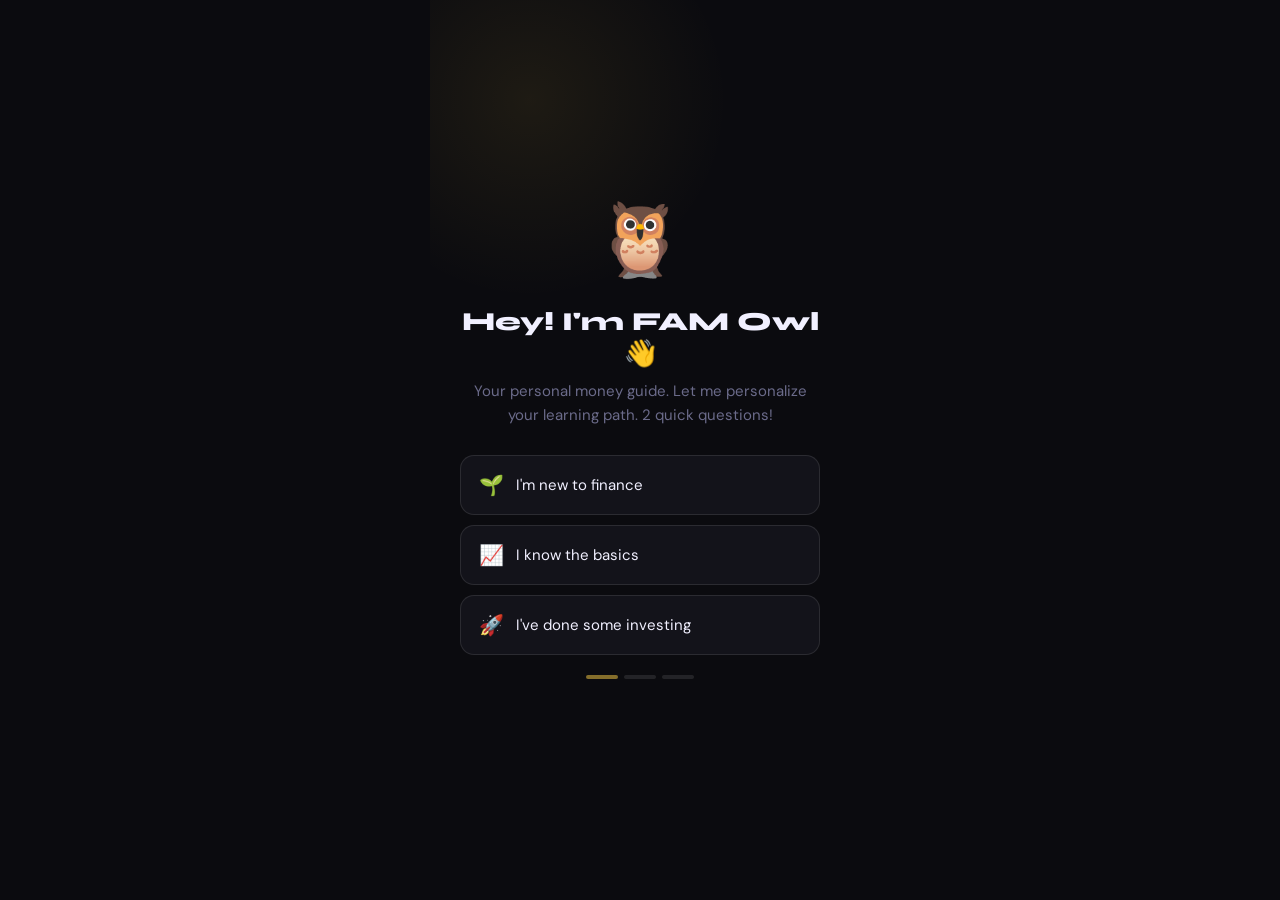
<file: index.html>
<!DOCTYPE html>
<html lang="en">
<head>
<meta charset="UTF-8">
<meta name="viewport" content="width=device-width, initial-scale=1.0, maximum-scale=1.0, user-scalable=no">
<title>FAM Money School v2</title>
<link href="https://fonts.googleapis.com/css2?family=Syne:wght@400;600;700;800&family=DM+Sans:ital,opsz,wght@0,9..40,300;0,9..40,400;0,9..40,500;0,9..40,600&display=swap" rel="stylesheet">
<link rel="stylesheet" href="styles.css">
</head>
<body>
<div id="app">

<!-- ── TOAST CONTAINER ── -->
<div class="toast-wrap" id="toast-wrap"></div>

<!-- ════════════════════════════════════════
     IMPROVEMENT 04: ONBOARDING SCREEN
════════════════════════════════════════ -->
<div id="onboard-screen" class="screen active">
  <div id="ob-1" class="ob-step active">
    <div style="font-size:72px;margin-bottom:20px" class="mascot bounce">🦉</div>
    <div class="ob-title">Hey! I'm FAM Owl 👋</div>
    <div class="ob-sub">Your personal money guide. Let me personalize your learning path. 2 quick questions!</div>
    <div class="ob-options">
      <div class="ob-opt" onclick="obNext(1,'beginner')"><span class="opt-icon">🌱</span> I'm new to finance</div>
      <div class="ob-opt" onclick="obNext(1,'intermediate')"><span class="opt-icon">📈</span> I know the basics</div>
      <div class="ob-opt" onclick="obNext(1,'advanced')"><span class="opt-icon">🚀</span> I've done some investing</div>
    </div>
    <div class="ob-progress"><div class="ob-dot active"></div><div class="ob-dot"></div><div class="ob-dot"></div></div>
  </div>
  <div id="ob-2" class="ob-step">
    <div style="font-size:56px;margin-bottom:20px">🎯</div>
    <div class="ob-title">What's your main goal?</div>
    <div class="ob-sub">I'll suggest the best track for you to start with.</div>
    <div class="ob-options">
      <div class="ob-opt" onclick="obNext(2,'credit')"><span class="opt-icon">💳</span> Understand credit cards &amp; loans</div>
      <div class="ob-opt" onclick="obNext(2,'invest')"><span class="opt-icon">📈</span> Start investing in stocks/MFs</div>
      <div class="ob-opt" onclick="obNext(2,'tax')"><span class="opt-icon">🧾</span> Learn about taxes &amp; ITR</div>
      <div class="ob-opt" onclick="obNext(2,'18')"><span class="opt-icon">🎓</span> Prep for turning 18</div>
    </div>
    <div class="ob-progress"><div class="ob-dot done"></div><div class="ob-dot active"></div><div class="ob-dot"></div></div>
  </div>
  <div id="ob-3" class="ob-step">
    <div style="font-size:56px;margin-bottom:18px" id="ob-rec-emoji">💳</div>
    <div class="ob-title">Your path is ready!</div>
    <div class="ob-sub" id="ob-rec-text">I recommend starting with <strong>Credit 101</strong> — it's the foundation of all adult finance and takes just 25 minutes total.</div>
    <div style="width:100%" class="ob-options">
      <div class="ob-opt selected" onclick="startApp()" style="justify-content:center;border-color:var(--yellow)"><span class="opt-icon">✨</span> Let's start learning!</div>
    </div>
    <div class="ob-progress"><div class="ob-dot done"></div><div class="ob-dot done"></div><div class="ob-dot active"></div></div>
  </div>
</div>

<!-- ════════════════════
     HOME SCREEN
════════════════════ -->
<div id="home-screen" class="screen">
  <div class="home-header">
    <div class="home-top">
      <div class="home-top-left">
        <div class="home-greeting">Good evening,</div>
        <div class="home-name">Sabarimani 👋</div>
      </div>
      <div class="home-top-right">
        <!-- IMPROVEMENT 07: THEME TOGGLE -->
        <div class="theme-btn" id="theme-btn" onclick="toggleTheme()" title="Toggle theme">🌙</div>
        <div class="streak-pill" onclick="showToast('🔥 You\'re on a 5-day streak! Don\'t break it!','Keep going — streak freeze is ready if you need it.','badge-toast')">🔥 5</div>
      </div>
    </div>
    <!-- IMPROVEMENT 02: HEARTS ROW -->
    <div class="hearts-row fade-up-1" style="padding:0 0 12px">
      <span style="font-size:12px;color:var(--muted);margin-right:4px">Lives:</span>
      <span class="heart" id="h1">❤️</span><span class="heart" id="h2">❤️</span><span class="heart" id="h3">❤️</span><span class="heart" id="h4">❤️</span><span class="heart" id="h5">❤️</span>
      <span style="font-size:11px;color:var(--muted);margin-left:6px">Refills in 3h</span>
    </div>
    <div class="xp-bar-wrap fade-up-1">
      <div class="xp-bar-top">
        <span class="xp-label">Level 3 · Credit Rookie</span>
        <span class="xp-val" id="xp-val-display">340 / 500 XP</span>
      </div>
      <div class="xp-track"><div class="xp-fill" id="xp-fill" style="width:0%"></div></div>
    </div>
  </div>

  <!-- IMPROVEMENT 08: DAILY QUESTS -->
  <div class="quest-strip fade-up-2" onclick="showToast('⚡ Daily Quests','Complete all 3 to earn bonus XP!','success')">
    <div class="quest-top">
      <span style="font-size:16px">⚡</span>
      <span class="quest-label">Daily Quests</span>
      <span class="quest-badge">2/3 done</span>
    </div>
    <div class="quest-items">
      <div class="quest-item done"><div class="qcheck">✓</div><span>Complete 1 lesson</span><span class="qxp">+20 XP</span></div>
      <div class="quest-item done"><div class="qcheck">✓</div><span>Get 2 correct quiz answers</span><span class="qxp">+15 XP</span></div>
      <div class="quest-item"><div class="qcheck"></div><span>Maintain your streak</span><span class="qxp">+10 XP</span></div>
    </div>
  </div>

  <!-- TODAY'S LESSON -->
  <div class="today-card fade-up-2" onclick="openLesson()">
    <div class="today-badge">✦ Today's Lesson</div>
    <div class="today-track">💳 Credit 101 · Lesson 3</div>
    <div class="today-title">Credit Cards — Power Tool or Debt Trap?</div>
    <div class="today-meta">
      <span>📖 6 min</span><span>🃏 4 cards</span><span>❓ 3 Qs</span>
      <button class="today-btn">Start →</button>
    </div>
  </div>

  <!-- IMPROVEMENT 19: MONTHLY GOAL -->
  <div class="goal-strip fade-up-3" onclick="showGoalModal()">
    <div class="goal-top">
      <span style="font-size:16px">🎯</span>
      <span class="goal-label">May Goal: 10 lessons</span>
      <span style="font-size:12px;color:var(--muted);margin-left:auto">Edit →</span>
    </div>
    <div class="goal-progress-wrap"><div class="goal-progress-fill" style="width:30%"></div></div>
    <div class="goal-meta"><span>3 completed</span><span>7 remaining</span></div>
  </div>

  <!-- LEARNING TRACKS -->
  <div class="sec-title fade-up-3">Learning Tracks <a onclick="showLeaderboard()">🏆 Leaderboard</a></div>
  <div class="track-grid fade-up-4">
    <!-- IMPROVEMENT 11: SVG progress rings -->
    <div class="track-card" onclick="openTrack()" style="border-color:rgba(96,165,250,0.2)">
      <div class="track-ring-wrap">
        <svg class="track-ring" viewBox="0 0 44 44"><circle class="track-ring-bg" cx="22" cy="22" r="18"/><circle class="track-ring-fill" id="ring-credit" cx="22" cy="22" r="18" style="stroke:var(--blue)"/></svg>
        <div class="track-ring-icon">💳</div>
      </div>
      <div class="track-card-name">Credit 101</div>
      <div class="track-progress-text">2 / 5 lessons</div>
    </div>
    <div class="track-card locked" onclick="openLockModal('Markets 101')">
      <div class="lock-icon">🔒</div>
      <div class="track-ring-wrap"><svg class="track-ring" viewBox="0 0 44 44"><circle class="track-ring-bg" cx="22" cy="22" r="18"/></svg><div class="track-ring-icon">📈</div></div>
      <div class="track-card-name">Markets 101</div>
      <div class="track-progress-text">0 / 5 lessons</div>
    </div>
    <div class="track-card locked" onclick="openLockModal('Mutual Funds')">
      <div class="lock-icon">🔒</div>
      <div class="track-ring-wrap"><svg class="track-ring" viewBox="0 0 44 44"><circle class="track-ring-bg" cx="22" cy="22" r="18"/></svg><div class="track-ring-icon">🌱</div></div>
      <div class="track-card-name">Mutual Funds</div>
      <div class="track-progress-text">0 / 5 lessons</div>
    </div>
    <div class="track-card locked" onclick="openLockModal('SIP Master Class')">
      <div class="lock-icon">🔒</div>
      <div class="track-ring-wrap"><svg class="track-ring" viewBox="0 0 44 44"><circle class="track-ring-bg" cx="22" cy="22" r="18"/></svg><div class="track-ring-icon">🔁</div></div>
      <div class="track-card-name">SIP Master</div>
      <div class="track-progress-text">0 / 5 lessons</div>
    </div>
    <div class="track-card locked" onclick="openLockModal('Taxes')">
      <div class="lock-icon">🔒</div>
      <div class="track-ring-wrap"><svg class="track-ring" viewBox="0 0 44 44"><circle class="track-ring-bg" cx="22" cy="22" r="18"/></svg><div class="track-ring-icon">🧾</div></div>
      <div class="track-card-name">Taxes</div>
      <div class="track-progress-text">0 / 5 lessons</div>
    </div>
    <div class="track-card locked" onclick="openLockModal('Life After 18')">
      <div class="lock-icon">🔒</div>
      <div class="track-ring-wrap"><svg class="track-ring" viewBox="0 0 44 44"><circle class="track-ring-bg" cx="22" cy="22" r="18"/></svg><div class="track-ring-icon">🎓</div></div>
      <div class="track-card-name">Life After 18</div>
      <div class="track-progress-text">0 / 5 lessons</div>
    </div>
  </div>

  <!-- COUNTDOWN BANNERS -->
  <div class="countdown-banner fade-up-5" onclick="showWrapped()">
    <div style="font-size:24px">⏳</div>
    <div class="countdown-text"><strong>14 months until you turn 18</strong><small>₹2,000/month SIP from today = ₹3.4L by 18 🚀</small></div>
    <div style="color:var(--yellow);font-size:18px">›</div>
  </div>

  <div class="countdown-banner fade-up-6" onclick="showWrapped()" style="border-color:rgba(167,139,250,0.25);background:linear-gradient(135deg,#1a0a26,#110d1a)">
    <div style="font-size:24px">✨</div>
    <div class="countdown-text"><strong style="color:var(--purple)">Financial Wrapped — 8 days away</strong><small>Your Financial IQ score will be revealed</small></div>
    <div style="color:var(--purple);font-size:18px">›</div>
  </div>
  <div style="height:8px"></div>
</div>

<!-- ════════════════════════
     IMPROVEMENT 03: LEADERBOARD
════════════════════════ -->
<div id="leaderboard-screen" class="screen">
  <div class="lb-header">
    <button class="back-btn" onclick="goBack('home')">←</button>
    <div class="lb-title">🏆 Leaderboard</div>
  </div>
  <div class="lb-tab-row">
    <div class="lb-tab active">Weekly</div>
    <div class="lb-tab" onclick="showToast('📅 Monthly Leaderboard','Coming soon! Resets every 1st.','success')">Monthly</div>
    <div class="lb-tab" onclick="showToast('👥 Friends League','Invite friends to compete!','badge-toast')">Friends</div>
  </div>
  <div class="lb-league-card">
    <div class="lb-league-badge">🥇</div>
    <div>
      <div class="lb-league-info"><strong>Gold League</strong><span>Top 10 advance to Platinum · 8 spots remain</span></div>
    </div>
  </div>
  <div class="lb-list">
    <div class="lb-item"><div class="lb-rank gold">1</div><div class="lb-avatar">😎</div><div class="lb-name">Arjun K.</div><div class="lb-xp">940 XP</div><div class="lb-streak">🔥12</div></div>
    <div class="lb-item"><div class="lb-rank silver">2</div><div class="lb-avatar">🦋</div><div class="lb-name">Priya M.</div><div class="lb-xp">870 XP</div><div class="lb-streak">🔥9</div></div>
    <div class="lb-item"><div class="lb-rank bronze">3</div><div class="lb-avatar">🐯</div><div class="lb-name">Rahul S.</div><div class="lb-xp">810 XP</div><div class="lb-streak">🔥7</div></div>
    <div class="lb-item"><div class="lb-rank">4</div><div class="lb-avatar">🦊</div><div class="lb-name">Divya R.</div><div class="lb-xp">760 XP</div><div class="lb-streak">🔥6</div></div>
    <div class="lb-item"><div class="lb-rank" style="color:var(--yellow)">5</div><div class="lb-avatar me">🦉</div><div class="lb-name">Sabarimani <span class="me-tag">YOU</span></div><div class="lb-xp">340 XP</div><div class="lb-streak">🔥5</div></div>
    <div class="lb-item"><div class="lb-rank">6</div><div class="lb-avatar">🐉</div><div class="lb-name">Karthik V.</div><div class="lb-xp">310 XP</div><div class="lb-streak">🔥4</div></div>
    <div class="lb-item"><div class="lb-rank">7</div><div class="lb-avatar">🌺</div><div class="lb-name">Ananya P.</div><div class="lb-xp">280 XP</div><div class="lb-streak">🔥3</div></div>
    <div class="lb-item"><div class="lb-rank">8</div><div class="lb-avatar">⚡</div><div class="lb-name">Vikram D.</div><div class="lb-xp">240 XP</div><div class="lb-streak">🔥2</div></div>
  </div>
  <div style="padding:16px 20px 8px;text-align:center;font-size:13px;color:var(--muted)">🏆 Complete today's lesson to move up 2 spots!</div>
</div>

<!-- ════════════════
     TRACK SCREEN
════════════════ -->
<div id="track-screen" class="screen">
  <div class="track-hero">
    <button class="back-btn" onclick="goBack('home')">← Back</button>
    <div class="track-hero-top">
      <div class="track-hero-emoji" style="background:var(--blue-soft)">💳</div>
      <div><div class="track-hero-title">Credit 101</div><div class="track-hero-sub">5 lessons · 250 XP · Beginner</div></div>
    </div>
    <div class="track-badges-row">
      <span class="tbadge" style="background:var(--blue-soft);color:var(--blue)">5 Lessons</span>
      <span class="tbadge" style="background:var(--yellow-soft);color:var(--yellow)">250 XP</span>
      <span class="tbadge" style="background:var(--green-soft);color:var(--green)">Beginner</span>
    </div>
  </div>
  <div class="lesson-journey">
    <div class="journey-item"><div class="journey-line-wrap"><div class="journey-node done">✓</div><div class="journey-connector done"></div></div><div class="journey-content"><div class="journey-lesson-num">Lesson 1</div><div class="journey-lesson-title">What Is Credit — And Why Should You Care?</div><div class="journey-lesson-meta"><span>✅ Done</span><span class="journey-xp">+40 XP</span></div></div></div>
    <div class="journey-item"><div class="journey-line-wrap"><div class="journey-node done">✓</div><div class="journey-connector"></div></div><div class="journey-content"><div class="journey-lesson-num">Lesson 2</div><div class="journey-lesson-title">Your Credit Score — The Number That Follows You</div><div class="journey-lesson-meta"><span>✅ Done</span><span class="journey-xp">+50 XP</span></div></div></div>
    <div class="journey-item" onclick="openLesson()"><div class="journey-line-wrap"><div class="journey-node current">3</div><div class="journey-connector"></div></div><div class="journey-content current"><div class="journey-lesson-num">Lesson 3 · <span style="color:var(--yellow)">Up Next</span></div><div class="journey-lesson-title">Credit Cards — Power Tool or Debt Trap?</div><div class="journey-lesson-meta"><span>📖 6 min</span><span>🃏 4 cards</span><span class="journey-xp">+50 XP</span></div></div></div>
    <div class="journey-item"><div class="journey-line-wrap"><div class="journey-node locked">4</div><div class="journey-connector"></div></div><div class="journey-content" style="opacity:0.5"><div class="journey-lesson-num">Lesson 4</div><div class="journey-lesson-title">EMIs &amp; Loans — How to Borrow Without Getting Trapped</div><div class="journey-lesson-meta"><span>7 min</span><span class="journey-xp">+55 XP</span></div></div></div>
    <div class="journey-item"><div class="journey-line-wrap"><div class="journey-node locked">5</div></div><div class="journey-content" style="opacity:0.5"><div class="journey-lesson-num">Lesson 5</div><div class="journey-lesson-title">Your Credit Future — The First 6 Months at 18</div><div class="journey-lesson-meta"><span>7 min</span><span class="journey-xp">+55 XP</span></div></div></div>
  </div>
</div>

<!-- ════════════════
     LESSON SCREEN
════════════════ -->
<div id="lesson-screen" class="screen">
  <div class="lesson-header">
    <button class="btn-secondary" style="width:36px;height:36px;flex-shrink:0;font-size:14px" onclick="goBack('track')">←</button>
    <div class="lesson-progress-bar"><div class="lesson-progress-fill" id="lesson-progress" style="width:0%"></div></div>
    <span class="lesson-step-label" id="lesson-step-label">1 of 4</span>
    <!-- IMPROVEMENT 02: HEARTS -->
    <div class="lesson-hearts" id="lesson-hearts">❤️❤️❤️❤️❤️</div>
    <!-- IMPROVEMENT 12: BOOKMARK -->
    <div class="bookmark-icon" id="bookmark-btn" onclick="toggleBookmark()" title="Bookmark lesson">🔖</div>
  </div>
  <div class="card-stage" id="card-stage">
    <!-- Cards injected by JS -->
  </div>
  <div class="card-dots" id="card-dots"></div>

  <!-- IMPROVEMENT 01: CURATED YOUTUBE PER LESSON -->
  <div class="youtube-section" id="youtube-section" style="display:none">
    <div class="youtube-label">📺 Watch &amp; Learn</div>
    <div class="youtube-card" id="yt-card" onclick="openCurrentYoutube()">
      <div class="yt-thumb" id="yt-thumb">
        <div class="yt-placeholder" id="yt-placeholder"><span style="font-size:32px">▶️</span><span>Loading video...</span></div>
      </div>
      <div class="yt-info">
        <span style="font-size:16px">▶️</span>
        <div class="yt-info-text">
          <div class="yt-info-title" id="yt-title">Loading...</div>
          <div class="yt-info-channel" id="yt-channel">YouTube</div>
        </div>
        <span class="yt-arrow">›</span>
      </div>
    </div>
  </div>

  <!-- IMPROVEMENT 17: CALCULATOR -->
  <div class="calc-widget" id="calc-widget">
    <div class="calc-title">🧮 Quick Calculator</div>
    <div class="calc-tabs">
      <div class="calc-tab active" onclick="switchCalc('emi')">EMI</div>
      <div class="calc-tab" onclick="switchCalc('sip')">SIP Growth</div>
      <div class="calc-tab" onclick="switchCalc('interest')">Interest</div>
    </div>
    <div id="calc-emi">
      <div class="calc-input-row">
        <div class="calc-input-wrap"><div class="calc-input-label">Loan Amount (₹)</div><input class="calc-input" type="number" id="emi-amount" placeholder="500000" oninput="calcEMI()"></div>
        <div class="calc-input-wrap"><div class="calc-input-label">Annual Interest Rate (%)</div><input class="calc-input" type="number" id="emi-rate" placeholder="12" oninput="calcEMI()"></div>
        <div class="calc-input-wrap"><div class="calc-input-label">Tenure (months)</div><input class="calc-input" type="number" id="emi-tenure" placeholder="24" oninput="calcEMI()"></div>
      </div>
      <div class="calc-result" id="calc-result-emi"><div class="calc-result-val">₹—</div><div class="calc-result-label">Monthly EMI · Total payback: ₹—</div></div>
    </div>
    <div id="calc-sip" style="display:none">
      <div class="calc-input-row">
        <div class="calc-input-wrap"><div class="calc-input-label">Monthly SIP (₹)</div><input class="calc-input" type="number" id="sip-amount" placeholder="2000" oninput="calcSIP()"></div>
        <div class="calc-input-wrap"><div class="calc-input-label">Expected Return (%/yr)</div><input class="calc-input" type="number" id="sip-rate" placeholder="12" oninput="calcSIP()"></div>
        <div class="calc-input-wrap"><div class="calc-input-label">Duration (years)</div><input class="calc-input" type="number" id="sip-years" placeholder="10" oninput="calcSIP()"></div>
      </div>
      <div class="calc-result" id="calc-result-sip"><div class="calc-result-val">₹—</div><div class="calc-result-label">Estimated corpus · Invested: ₹—</div></div>
    </div>
    <div id="calc-interest" style="display:none">
      <div class="calc-input-row">
        <div class="calc-input-wrap"><div class="calc-input-label">Principal (₹)</div><input class="calc-input" type="number" id="int-principal" placeholder="10000" oninput="calcInterest()"></div>
        <div class="calc-input-wrap"><div class="calc-input-label">Rate (%/yr)</div><input class="calc-input" type="number" id="int-rate" placeholder="10" oninput="calcInterest()"></div>
        <div class="calc-input-wrap"><div class="calc-input-label">Time (months)</div><input class="calc-input" type="number" id="int-months" placeholder="1" oninput="calcInterest()"></div>
      </div>
      <div class="calc-result" id="calc-result-interest"><div class="calc-result-val">₹—</div><div class="calc-result-label">Interest · Total: ₹—</div></div>
    </div>
  </div>

  <div class="lesson-nav">
    <button class="btn-secondary" id="btn-prev" onclick="prevCard()" style="display:none">←</button>
    <button class="btn-primary" id="btn-next" onclick="nextCard()">Next Card →</button>
  </div>
</div>

<!-- ═══════════════
     QUIZ SCREEN
═══════════════ -->
<div id="quiz-screen" class="screen">
  <div class="quiz-header">
    <div class="lesson-progress-bar"><div class="lesson-progress-fill" id="quiz-progress" style="width:0%"></div></div>
    <div class="quiz-hearts-row" id="quiz-hearts">❤️❤️❤️❤️❤️</div>
  </div>
  <div style="padding:0 20px 4px"><div style="font-size:12px;color:var(--muted)">💳 Credit 101 · Lesson 3</div><div style="font-family:Syne,sans-serif;font-size:18px;font-weight:800;margin-top:2px">Quick Quiz</div></div>
  <div class="quiz-body">
    <div class="quiz-q-counter" id="quiz-counter">Question 1 of 3</div>
    <div class="quiz-question" id="quiz-question"></div>
    <div class="quiz-options" id="quiz-options"></div>
    <div class="quiz-feedback" id="quiz-feedback"></div>
    <!-- IMPROVEMENT 13: FUN FACT between questions -->
    <div id="funfact-wrap" style="display:none;margin-bottom:14px"></div>
    <button class="btn-primary" id="quiz-next-btn" onclick="nextQuestion()" style="display:none;width:100%;height:50px">Next →</button>
  </div>
</div>

<!-- ══════════════════
     COMPLETE SCREEN
══════════════════ -->
<div id="complete-screen" class="screen">
  <div class="complete-top">
    <div class="complete-confetti" id="confetti-wrap"></div>
    <div class="complete-emoji" id="complete-mascot">🎉</div>
    <div class="complete-title">Lesson Complete!</div>
    <div class="complete-sub">You crushed it. Streak kept alive 🔥</div>
  </div>
  <div class="xp-earned-card">
    <div class="xp-big" id="complete-xp">+50 XP</div>
    <div class="xp-earned-label" id="complete-xp-label">Added to your balance</div>
    <div class="complete-stats" id="complete-stats">
      <div class="complete-stat"><strong id="cs-score">3/3</strong><span>Quiz Score</span></div>
      <div class="complete-stat"><strong>🔥 6</strong><span>Day Streak</span></div>
      <div class="complete-stat"><strong id="cs-totalxp">390</strong><span>Total XP</span></div>
      <div class="complete-stat"><strong>⭐ 100%</strong><span>Accuracy</span></div>
    </div>
  </div>
  <!-- IMPROVEMENT 14: CHALLENGE CARD -->
  <div class="challenge-card">
    <div class="challenge-title">⚔️ Challenge a Friend</div>
    <div class="challenge-users">
      <div class="challenge-user"><div class="challenge-avatar winner">🦉</div><div class="challenge-uname">You</div><div class="challenge-uxp">390 XP</div></div>
      <div class="challenge-vs">VS</div>
      <div class="challenge-user"><div class="challenge-avatar">👤</div><div class="challenge-uname">Invite friend</div><div class="challenge-uxp">— XP</div></div>
    </div>
    <button class="btn-primary" style="width:100%;height:44px;font-size:14px" onclick="showToast('📣 Challenge link copied!','Send it on WhatsApp to challenge a friend.','success')">📲 Share Challenge</button>
  </div>
  <!-- IMPROVEMENT 18: PARENT NOTIFICATION PREVIEW -->
  <div class="parent-preview">
    <div class="parent-preview-title">📱 Your parent will see this</div>
    <div class="parent-notif">
      <div class="parent-notif-icon">📚</div>
      <div class="parent-notif-content">
        <div class="parent-notif-title">Sabarimani completed a Money School lesson!</div>
        <div class="parent-notif-sub">Credit Cards · +50 XP · 🔥 6-day streak · Score: 3/3</div>
      </div>
    </div>
  </div>
  <div class="complete-actions">
    <button class="btn-primary" onclick="showScreen('home')">🏠 Back to School</button>
    <button class="btn-outline" onclick="shareLesson()">📣 Share This Lesson</button>
    <button class="btn-outline" onclick="openLesson()">Next Lesson →</button>
  </div>
</div>

<!-- ══════════════════════
     WRAPPED SCREEN
══════════════════════ -->
<div id="wrapped-screen" class="screen">
  <button class="wrapped-close" onclick="goBack('home')">✕</button>
  <div class="wrapped-dots" id="wrapped-dots"></div>
  <div id="wrapped-stage" onclick="nextWrappedSlide()">
    <div class="wrapped-slide active" id="ws1" style="background:linear-gradient(160deg,#0b0b0f,#111120)">
      <div class="w-tag">✦ FamWrapped · May 2025</div>
      <div style="font-family:Syne,sans-serif;font-size:16px;font-weight:800;color:var(--muted)">Good evening,</div>
      <div style="font-family:Syne,sans-serif;font-size:40px;font-weight:800;line-height:1.1;margin-bottom:14px">Sabarimani 👋</div>
      <div class="w-sub">May was big. Here's everything you built — and everything you <strong style="color:var(--yellow)">learned</strong>.</div>
      <div class="tap-hint">Tap anywhere to begin →</div>
    </div>
    <div class="wrapped-slide" id="ws2" style="background:linear-gradient(160deg,#0b1a14,#0b0b0f)">
      <div class="w-tag">YOUR MAY</div>
      <div class="w-title" style="color:var(--green)">You showed up.<br>Every. Single. Day. 🔥</div>
      <div style="display:flex;gap:20px;margin-top:14px;width:100%;justify-content:center">
        <div style="text-align:center"><div class="w-big" style="color:var(--green)">5</div><div style="font-size:14px;color:var(--muted)">Tasks Done</div></div>
        <div style="text-align:center"><div class="w-big" style="color:var(--yellow)">₹240</div><div style="font-size:14px;color:var(--muted)">Earned</div></div>
        <div style="text-align:center"><div class="w-big" style="color:var(--purple)">30%</div><div style="font-size:14px;color:var(--muted)">Wish</div></div>
      </div>
      <div class="tap-hint">Tap to continue →</div>
    </div>
    <div class="wrapped-slide" id="ws3" style="background:linear-gradient(160deg,#1a1500,#0b0b0f)">
      <div class="w-tag">YOUR FINANCIAL IQ</div>
      <div class="iq-ring-wrap">
        <svg class="iq-ring" viewBox="0 0 152 152"><circle class="iq-ring-bg" cx="76" cy="76" r="68"/><circle class="iq-ring-fill" id="iq-ring-fill" cx="76" cy="76" r="68"/></svg>
        <div class="iq-number"><div class="iq-num">74</div><div class="iq-sub-label">out of 100</div></div>
      </div>
      <div class="w-title" style="font-size:22px">↑ 15 points from last month 🧠</div>
      <div class="w-sub">3 Money School lessons completed. You're in the top 20% of your league.</div>
      <div class="tap-hint">Tap →</div>
    </div>
    <div class="wrapped-slide" id="ws4" style="background:linear-gradient(160deg,#0f0b1a,#0b0b0f)">
      <div class="w-tag">TOPICS YOU MASTERED</div>
      <div class="topics-pills">
        <div class="topic-pill" style="background:var(--blue-soft);border-color:rgba(96,165,250,0.3);color:var(--blue);animation-delay:0.2s">💳 Credit 101 — 2 Lessons</div>
        <div class="topic-pill" style="background:var(--purple-soft);border-color:rgba(167,139,250,0.3);color:var(--purple);animation-delay:0.4s">🌱 Mutual Funds — 1 Lesson</div>
        <div class="topic-pill" style="background:var(--yellow-soft);border-color:var(--yellow-border);color:var(--yellow);animation-delay:0.6s">🔥 5-day streak peak</div>
      </div>
      <div class="w-sub" style="font-style:italic">"You learned what most adults don't know at 30."</div>
      <div class="tap-hint">Tap →</div>
    </div>
    <div class="wrapped-slide" id="ws5" style="background:linear-gradient(160deg,#141020,#0b0b0f)">
      <div class="w-tag">THIS MONTH YOU WERE A...</div>
      <div style="font-size:68px;margin-bottom:14px">🧠</div>
      <div style="font-family:Syne,sans-serif;font-size:26px;font-weight:800;margin-bottom:10px">Money Nerd</div>
      <div class="w-sub">3+ lessons completed this month. You're building the financial foundation most people never do. Rare mindset.</div>
      <div class="tap-hint">Tap for your card →</div>
    </div>
    <div class="wrapped-slide" id="ws6" style="background:linear-gradient(160deg,#0b0b0f,#111120)">
      <div class="w-tag" style="margin-bottom:14px">YOUR FINANCIAL WRAPPED CARD</div>
      <div class="wrapped-share-card">
        <div class="share-card-header">
          <div class="share-card-avatar">👤</div>
          <div><div class="share-card-name">Sabarimani</div><div class="share-card-persona">🧠 Money Nerd · May 2025</div></div>
        </div>
        <div class="share-card-stats">
          <div class="share-stat"><div class="val" style="color:var(--yellow)">74</div><div class="lbl">Financial IQ</div></div>
          <div class="share-stat"><div class="val" style="color:var(--green)">5</div><div class="lbl">Tasks Done</div></div>
          <div class="share-stat"><div class="val" style="color:var(--orange)">🔥 5</div><div class="lbl">Day Streak</div></div>
          <div class="share-stat"><div class="val" style="color:var(--purple)">₹240</div><div class="lbl">Earned</div></div>
        </div>
      </div>
      <div class="share-actions">
        <button class="share-btn" onclick="showToast('📸 Opening Instagram...','Share your Financial IQ with friends!','success')">📸 Instagram</button>
        <button class="share-btn" onclick="showToast('💬 Opening WhatsApp...','Challenge friends to beat your score!','success')">💬 WhatsApp</button>
        <button class="share-btn" onclick="showToast('💾 Card saved!','Check your photos app.','success')">💾 Save</button>
        <button class="share-btn" onclick="showToast('🔗 Link copied!','famwish.app — share freely.','success')">🔗 Copy</button>
      </div>
    </div>
  </div>
</div>

<!-- ═══════════════════
     BOTTOM NAV
═══════════════════ -->
<div class="bottom-nav" id="bottom-nav" style="display:none">
  <div class="nav-item active" id="nav-home" onclick="showScreen('home')"><span class="nav-icon">🏠</span>Home</div>
  <div class="nav-item" id="nav-learn" onclick="openTrack()"><span class="nav-icon">🎓</span>Learn</div>
  <div class="nav-item" id="nav-lb" onclick="showLeaderboard()"><div class="nav-icon-wrap"><span class="nav-icon">🏆</span></div>League</div>
  <div class="nav-item" id="nav-wrapped" onclick="showWrapped()"><span class="nav-icon">✨</span>Wrapped</div>
</div>

<!-- ═══════════
     MODALS
═══════════ -->
<div class="modal-overlay" id="lock-modal" onclick="closeLockModal(event)">
  <div class="modal">
    <div class="modal-handle"></div>
    <div class="modal-icon">🔒</div>
    <div class="modal-title" id="modal-track-name">Track Locked</div>
    <div class="modal-sub">Ask your parent to unlock this track. They'll get a notification to approve it with one tap — and they can see your progress too.</div>
    <button class="modal-btn" onclick="sendParentRequest()">📲 Send Unlock Request to Parent</button>
    <button class="modal-btn-cancel" onclick="closeLockModal()">Maybe later</button>
  </div>
</div>

<div class="modal-overlay" id="glossary-modal" onclick="closeGlossaryModal(event)">
  <div class="modal">
    <div class="modal-handle"></div>
    <div class="modal-icon" id="g-icon">📖</div>
    <div class="modal-title" id="g-term">Term</div>
    <div class="modal-sub" id="g-def">Definition</div>
    <button class="modal-btn" onclick="closeGlossaryModal()">Got it ✓</button>
  </div>
</div>

<div class="modal-overlay" id="goal-modal" onclick="closeGoalModal(event)">
  <div class="modal">
    <div class="modal-handle"></div>
    <div class="modal-icon">🎯</div>
    <div class="modal-title">Set Your May Goal</div>
    <div class="modal-sub">How many lessons do you want to complete this month?</div>
    <div style="display:flex;gap:8px;margin-bottom:20px;flex-wrap:wrap">
      <div class="ob-opt" onclick="setGoal(5)" style="flex:1;min-width:80px;justify-content:center;padding:12px">5</div>
      <div class="ob-opt selected" onclick="setGoal(10)" style="flex:1;min-width:80px;justify-content:center;padding:12px">10</div>
      <div class="ob-opt" onclick="setGoal(15)" style="flex:1;min-width:80px;justify-content:center;padding:12px">15</div>
      <div class="ob-opt" onclick="setGoal(20)" style="flex:1;min-width:80px;justify-content:center;padding:12px">20</div>
    </div>
    <button class="modal-btn" onclick="closeGoalModal()">Set Goal ✓</button>
  </div>
</div>

</div><!-- /#app -->
<script src="script.js"></script>
</body>
</html>
</file>
<file: styles.css>
/*
  ╔══════════════════════════════════════════════════════╗
  ║  FAM MONEY SCHOOL v2 — 20 IMPROVEMENTS IMPLEMENTED  ║
  ╚══════════════════════════════════════════════════════╝
  01. Curated YouTube videos per lesson (real channels)
  02. Hearts / Lives system (Duolingo-style accountability)
  03. XP leaderboard — weekly league with ranks
  04. Onboarding quiz — personalized track recommendation
  05. Animated mascot — "FAM Owl" with mood states
  06. Sound feedback — correct/wrong/complete chimes
  07. Dark/Light mode toggle
  08. Daily Quest system — bonus XP tasks
  09. Streak repair mechanic — double lesson recovery
  10. Vocabulary glossary — tap any bold term for definition
  11. Real-time progress ring on track cards
  12. Lesson bookmarks — save for later
  13. "Did You Know?" fun fact cards between questions
  14. Share challenge card — friend XP competition
  15. Haptic feedback (vibration on mobile)
  16. Animated XP counter — coin-flip style earn effect
  17. Financial calculator widget — EMI/SIP quick calc
  18. Parent notification preview — what they actually see
  19. Monthly goal setter — custom learning target
  20. Achievement notification toasts — badge unlocked pop-ups
*/

/* ── ROOT VARIABLES ── */
:root {
  --bg: #0b0b0f;
  --bg2: #111120;
  --card: #13131a;
  --card2: #1a1a26;
  --card3: #1f1f30;
  --yellow: #FFD147;
  --yellow-soft: rgba(255,209,71,0.12);
  --yellow-border: rgba(255,209,71,0.3);
  --green: #4ADE80;
  --green-soft: rgba(74,222,128,0.12);
  --red: #F87171;
  --red-soft: rgba(248,113,113,0.12);
  --purple: #A78BFA;
  --purple-soft: rgba(167,139,250,0.12);
  --blue: #60A5FA;
  --blue-soft: rgba(96,165,250,0.12);
  --orange: #FB923C;
  --orange-soft: rgba(251,146,60,0.12);
  --pink: #F472B6;
  --pink-soft: rgba(244,114,182,0.12);
  --text: #F1F0FF;
  --muted: #6B6B8A;
  --muted2: #9090AA;
  --border: rgba(255,255,255,0.06);
  --border2: rgba(255,255,255,0.10);
  --shadow: 0 4px 24px rgba(0,0,0,0.4);
  --radius: 20px;
  --radius-sm: 14px;
}
[data-theme="light"] {
  --bg: #f5f5fb;
  --bg2: #eeeef8;
  --card: #ffffff;
  --card2: #f0f0f8;
  --card3: #e8e8f4;
  --text: #0b0b1f;
  --muted: #8888aa;
  --muted2: #6666aa;
  --border: rgba(0,0,0,0.07);
  --border2: rgba(0,0,0,0.12);
  --shadow: 0 4px 24px rgba(0,0,0,0.1);
}

/* ── BASE RESET ── */
*{margin:0;padding:0;box-sizing:border-box;-webkit-tap-highlight-color:transparent}
html,body{height:100%;overflow:hidden;background:var(--bg);color:var(--text);font-family:'DM Sans',sans-serif;transition:background 0.3s,color 0.3s}
#app{width:100%;max-width:420px;height:100dvh;margin:0 auto;position:relative;overflow:hidden;background:var(--bg)}

/* ── SCREENS ── */
.screen{position:absolute;inset:0;overflow-y:auto;overflow-x:hidden;display:none;flex-direction:column;scrollbar-width:none}
.screen::-webkit-scrollbar{display:none}
.screen.active{display:flex}

/* ═══════════════════════════════════════
   IMPROVEMENT 04: ONBOARDING QUIZ
═══════════════════════════════════════ */
#onboard-screen{background:var(--bg);align-items:center;justify-content:center;padding:32px 24px;overflow:hidden}
#onboard-screen::before{content:'';position:absolute;top:-100px;left:-100px;width:400px;height:400px;background:radial-gradient(circle,rgba(255,209,71,0.08) 0%,transparent 70%);pointer-events:none}
.ob-step{width:100%;max-width:360px;display:none;flex-direction:column;align-items:center;text-align:center;animation:fade-up 0.4s ease both}
.ob-step.active{display:flex}
.ob-icon{font-size:64px;margin-bottom:20px}
.ob-title{font-family:'Syne',sans-serif;font-size:26px;font-weight:800;margin-bottom:10px;line-height:1.2}
.ob-sub{font-size:15px;color:var(--muted);margin-bottom:28px;line-height:1.6}
.ob-options{width:100%;display:flex;flex-direction:column;gap:10px;margin-bottom:20px}
.ob-opt{padding:16px 18px;border-radius:var(--radius-sm);border:1.5px solid var(--border2);background:var(--card);font-size:15px;color:var(--text);cursor:pointer;text-align:left;transition:all 0.2s;font-family:'DM Sans',sans-serif;display:flex;align-items:center;gap:12px}
.ob-opt:hover,.ob-opt.selected{border-color:var(--yellow);background:var(--yellow-soft)}
.ob-opt .opt-icon{font-size:20px;flex-shrink:0}
.ob-progress{display:flex;gap:6px;margin-bottom:28px}
.ob-dot{width:32px;height:4px;border-radius:2px;background:var(--border2)}
.ob-dot.done{background:var(--yellow)}
.ob-dot.active{background:var(--yellow);opacity:0.5}

/* ═══════════════════════════════════════
   IMPROVEMENT 05: MASCOT
═══════════════════════════════════════ */
.mascot{font-size:40px;position:relative;display:inline-block}
.mascot.bounce{animation:mascot-bounce 0.6s ease infinite alternate}
.mascot.celebrate{animation:mascot-spin 0.8s ease}
.mascot.sad{animation:mascot-shake 0.5s ease}
@keyframes mascot-bounce{from{transform:translateY(0)}to{transform:translateY(-8px)}}
@keyframes mascot-spin{0%{transform:rotate(0)}25%{transform:rotate(-15deg)}75%{transform:rotate(15deg)}100%{transform:rotate(0)}}
@keyframes mascot-shake{0%,100%{transform:translateX(0)}25%{transform:translateX(-6px)}75%{transform:translateX(6px)}}
.mascot-bubble{background:var(--card2);border:1px solid var(--border);border-radius:12px;padding:8px 14px;font-size:13px;color:var(--text);margin-top:8px;position:relative;text-align:center;max-width:220px;animation:fade-up 0.3s ease}
.mascot-bubble::before{content:'';position:absolute;top:-7px;left:50%;transform:translateX(-50%);border:7px solid transparent;border-bottom-color:var(--border);border-top:none}

/* ═══════════════════════════════════════
   HOME SCREEN
═══════════════════════════════════════ */
#home-screen{padding-bottom:90px}
.home-header{padding:52px 22px 18px;background:linear-gradient(180deg,var(--bg2) 0%,var(--bg) 100%);position:relative;overflow:hidden}
.home-header::before{content:'';position:absolute;top:-80px;right:-80px;width:280px;height:280px;background:radial-gradient(circle,rgba(255,209,71,0.1) 0%,transparent 70%);pointer-events:none}
.home-top{display:flex;align-items:center;justify-content:space-between;margin-bottom:18px}
.home-top-left{display:flex;flex-direction:column;gap:4px}
.home-greeting{font-size:13px;color:var(--muted)}
.home-name{font-family:'Syne',sans-serif;font-size:22px;font-weight:800}
.home-top-right{display:flex;gap:8px;align-items:center}

/* IMPROVEMENT 07: THEME TOGGLE */
.theme-btn{width:36px;height:36px;border-radius:50%;background:var(--card);border:1px solid var(--border);display:flex;align-items:center;justify-content:center;font-size:16px;cursor:pointer;transition:transform 0.3s}
.theme-btn:active{transform:rotate(180deg)}
.streak-pill{display:flex;align-items:center;gap:5px;background:var(--orange-soft);border:1px solid rgba(251,146,60,0.3);border-radius:100px;padding:6px 12px;font-size:13px;font-weight:600;color:var(--orange);cursor:pointer}

/* IMPROVEMENT 16: XP COUNTER ANIMATION */
.xp-bar-wrap{background:var(--card);border:1px solid var(--border);border-radius:14px;padding:14px 16px}
.xp-bar-top{display:flex;justify-content:space-between;align-items:center;margin-bottom:8px}
.xp-label{font-size:12px;color:var(--muted)}
.xp-val{font-size:13px;font-weight:600;color:var(--yellow);font-family:'Syne',sans-serif;transition:all 0.3s}
.xp-track{height:6px;background:rgba(255,255,255,0.06);border-radius:100px;overflow:hidden}
.xp-fill{height:100%;background:linear-gradient(90deg,var(--yellow),#FF9500);border-radius:100px;transition:width 1.2s cubic-bezier(0.25,0.46,0.45,0.94)}
.xp-coin{position:fixed;font-size:20px;pointer-events:none;z-index:999;animation:coin-fly 1s ease forwards}
@keyframes coin-fly{0%{transform:translateY(0) scale(1);opacity:1}100%{transform:translateY(-80px) scale(0.5);opacity:0}}

/* IMPROVEMENT 02: HEARTS */
.hearts-row{display:flex;gap:4px;align-items:center;padding:10px 16px 0}
.heart{font-size:18px;transition:transform 0.3s,filter 0.3s}
.heart.broken{filter:grayscale(1);opacity:0.3}
.heart.lost{animation:heart-break 0.4s ease;filter:grayscale(1);opacity:0.3}
@keyframes heart-break{0%{transform:scale(1.4)}50%{transform:scale(0.8) rotate(-20deg)}100%{transform:scale(1)}}

/* IMPROVEMENT 08: DAILY QUESTS */
.quest-strip{margin:14px 20px 0;background:linear-gradient(135deg,#0d1a14,#0a120f);border:1px solid rgba(74,222,128,0.2);border-radius:14px;padding:14px 16px;cursor:pointer}
.quest-top{display:flex;align-items:center;gap:8px;margin-bottom:8px}
.quest-label{font-family:'Syne',sans-serif;font-size:13px;font-weight:700;color:var(--green)}
.quest-badge{font-size:10px;font-weight:700;background:var(--green-soft);color:var(--green);border-radius:100px;padding:2px 8px;margin-left:auto}
.quest-items{display:flex;flex-direction:column;gap:5px}
.quest-item{display:flex;align-items:center;gap:8px;font-size:13px;color:var(--text)}
.quest-item .qcheck{width:18px;height:18px;border-radius:5px;border:1.5px solid var(--border2);display:flex;align-items:center;justify-content:center;font-size:11px;flex-shrink:0}
.quest-item.done .qcheck{background:var(--green);border-color:var(--green);color:#000}
.quest-item .qxp{margin-left:auto;font-size:11px;color:var(--green);font-weight:600}

/* TODAY CARD */
.today-card{margin:14px 20px 0;background:linear-gradient(135deg,#1a1500,#221d00);border:1px solid var(--yellow-border);border-radius:var(--radius);padding:20px;cursor:pointer;transition:transform 0.2s,box-shadow 0.2s;position:relative;overflow:hidden;display:block}
.today-card::before{content:'';position:absolute;top:-30px;right:-30px;width:120px;height:120px;background:radial-gradient(circle,rgba(255,209,71,0.15) 0%,transparent 70%);z-index:0}
.today-card:active{transform:scale(0.98)}
.today-badge{display:inline-flex;align-items:center;gap:4px;background:var(--yellow);color:#000;font-size:10px;font-weight:800;letter-spacing:1px;text-transform:uppercase;padding:3px 10px;border-radius:100px;margin-bottom:12px;position:relative;z-index:1}
.today-track{font-size:12px;color:var(--muted);margin-bottom:4px;position:relative;z-index:1}
.today-title{font-family:'Syne',sans-serif;font-size:17px;font-weight:800;margin-bottom:12px;line-height:1.2;color:var(--text);position:relative;z-index:1}
.today-meta{display:flex;gap:10px;align-items:center;flex-wrap:nowrap;position:relative;z-index:1}
.today-meta span{font-size:12px;color:var(--muted);display:flex;align-items:center;gap:3px}
.today-btn{margin-left:auto;flex-shrink:0;background:var(--yellow);color:#000;font-family:'Syne',sans-serif;font-size:13px;font-weight:800;border:none;border-radius:100px;padding:8px 18px;cursor:pointer}

/* ═══════════════════════════════════════
   IMPROVEMENT 19: GOAL SETTER
   (belongs with home screen elements)
═══════════════════════════════════════ */
.goal-strip{margin:14px 20px 0;background:var(--card2);border:1px solid var(--border);border-radius:14px;padding:14px 16px;cursor:pointer}
.goal-top{display:flex;align-items:center;gap:8px;margin-bottom:10px}
.goal-label{font-family:'Syne',sans-serif;font-size:13px;font-weight:700;color:var(--blue)}
.goal-progress-wrap{background:rgba(255,255,255,0.06);border-radius:100px;height:6px;overflow:hidden;margin-bottom:6px}
.goal-progress-fill{height:100%;background:linear-gradient(90deg,var(--blue),var(--purple));border-radius:100px;transition:width 1s ease}
.goal-meta{display:flex;justify-content:space-between;font-size:12px;color:var(--muted)}

/* SEC TITLE */
.sec-title{font-family:'Syne',sans-serif;font-size:15px;font-weight:800;padding:18px 20px 10px;display:flex;align-items:center;justify-content:space-between}
.sec-title a{font-size:12px;color:var(--yellow);font-family:'DM Sans',sans-serif;font-weight:500;cursor:pointer}

/* IMPROVEMENT 11: TRACK GRID + PROGRESS RING */
.track-grid{display:grid;grid-template-columns:1fr 1fr;gap:12px;padding:0 20px}
.track-card{background:var(--card);border:1px solid var(--border);border-radius:18px;padding:14px;cursor:pointer;transition:transform 0.2s,border-color 0.2s;position:relative;overflow:hidden}
.track-card:active{transform:scale(0.95)}
.track-card.locked{opacity:0.65}
.track-ring-wrap{position:relative;width:44px;height:44px;margin-bottom:10px;flex-shrink:0}
.track-ring{width:44px;height:44px;transform:rotate(-90deg)}
.track-ring-bg{fill:none;stroke:rgba(255,255,255,0.06);stroke-width:3.5}
.track-ring-fill{fill:none;stroke-width:3.5;stroke-linecap:round;stroke-dasharray:120;stroke-dashoffset:120;transition:stroke-dashoffset 1s ease}
.track-ring-icon{position:absolute;inset:0;display:flex;align-items:center;justify-content:center;font-size:18px}
.track-card-name{font-family:'Syne',sans-serif;font-size:13px;font-weight:700;margin-bottom:6px;line-height:1.2}
.track-progress-text{font-size:11px;color:var(--muted)}
.lock-icon{position:absolute;top:10px;right:10px;font-size:13px;opacity:0.4}

/* IMPROVEMENT 12: BOOKMARK */
.bookmark-icon{position:absolute;top:10px;right:10px;font-size:15px;cursor:pointer;z-index:2;transition:transform 0.2s}
.bookmark-icon:active{transform:scale(1.3)}

/* COUNTDOWN BANNER */
.countdown-banner{margin:14px 20px 0;background:var(--card2);border:1px solid var(--border);border-radius:14px;padding:13px 16px;display:flex;align-items:center;gap:12px;cursor:pointer}
.countdown-text strong{font-family:'Syne',sans-serif;font-size:13px;font-weight:700;display:block}
.countdown-text small{font-size:12px;color:var(--muted)}

/* ═══════════════════════════════════════
   IMPROVEMENT 03: LEADERBOARD
═══════════════════════════════════════ */
#leaderboard-screen{padding-bottom:90px}
.lb-header{padding:52px 22px 20px;display:flex;align-items:center;gap:12px}
.lb-title{font-family:'Syne',sans-serif;font-size:24px;font-weight:800}
.lb-tab-row{display:flex;gap:8px;padding:0 22px 16px;overflow-x:auto;scrollbar-width:none}
.lb-tab{font-size:13px;font-weight:600;padding:7px 16px;border-radius:100px;border:1px solid var(--border);background:var(--card);cursor:pointer;white-space:nowrap;transition:all 0.2s;color:var(--muted)}
.lb-tab.active{background:var(--yellow);color:#000;border-color:var(--yellow)}
.lb-league-card{margin:0 20px 16px;background:linear-gradient(135deg,#1a1500,#221d00);border:1px solid var(--yellow-border);border-radius:16px;padding:16px 20px;display:flex;align-items:center;gap:14px}
.lb-league-badge{font-size:36px}
.lb-league-info strong{font-family:'Syne',sans-serif;font-size:15px;font-weight:800;display:block;color:var(--yellow)}
.lb-league-info span{font-size:12px;color:var(--muted)}
.lb-list{padding:0 20px}
.lb-item{display:flex;align-items:center;gap:12px;padding:12px 0;border-bottom:1px solid var(--border)}
.lb-rank{font-family:'Syne',sans-serif;font-size:15px;font-weight:800;width:24px;text-align:center;flex-shrink:0}
.lb-rank.gold{color:#FFD147}
.lb-rank.silver{color:#C0C0C0}
.lb-rank.bronze{color:#CD7F32}
.lb-avatar{width:38px;height:38px;border-radius:50%;background:var(--card2);display:flex;align-items:center;justify-content:center;font-size:18px;flex-shrink:0;border:2px solid var(--border)}
.lb-avatar.me{border-color:var(--yellow)}
.lb-name{flex:1;font-size:14px;font-weight:500}
.lb-name .me-tag{font-size:10px;color:var(--yellow);font-weight:700;margin-left:4px}
.lb-xp{font-family:'Syne',sans-serif;font-size:14px;font-weight:700;color:var(--yellow)}
.lb-streak{font-size:12px;color:var(--orange)}

/* ═══════════════════════════════════════
   TRACK SCREEN
═══════════════════════════════════════ */
#track-screen{padding-bottom:90px}
.track-hero{padding:52px 22px 20px;border-bottom:1px solid var(--border)}
.back-btn{display:flex;align-items:center;gap:6px;font-size:14px;color:var(--muted);cursor:pointer;margin-bottom:18px;border:none;background:none;color:var(--muted);font-family:'DM Sans',sans-serif}
.track-hero-top{display:flex;align-items:center;gap:14px;margin-bottom:12px}
.track-hero-emoji{width:56px;height:56px;border-radius:16px;display:flex;align-items:center;justify-content:center;font-size:26px;flex-shrink:0}
.track-hero-title{font-family:'Syne',sans-serif;font-size:22px;font-weight:800}
.track-hero-sub{font-size:13px;color:var(--muted);margin-top:2px}
.track-badges-row{display:flex;gap:7px;flex-wrap:wrap;margin-top:12px}
.tbadge{font-size:11px;font-weight:600;padding:4px 10px;border-radius:100px}
.lesson-journey{padding:20px}
.journey-item{display:flex;gap:14px;cursor:pointer;margin-bottom:0}
.journey-line-wrap{display:flex;flex-direction:column;align-items:center;flex-shrink:0}
.journey-node{width:34px;height:34px;border-radius:50%;display:flex;align-items:center;justify-content:center;font-family:'Syne',sans-serif;font-size:12px;font-weight:800;flex-shrink:0;border:2px solid transparent;transition:transform 0.2s}
.journey-item:active .journey-node{transform:scale(0.9)}
.journey-node.done{background:var(--yellow);color:#000}
.journey-node.current{background:var(--yellow-soft);border-color:var(--yellow);color:var(--yellow);box-shadow:0 0 12px rgba(255,209,71,0.3)}
.journey-node.locked{background:rgba(255,255,255,0.04);border-color:var(--border);color:var(--muted)}
.journey-connector{width:2px;height:22px;background:var(--border);margin:3px 0}
.journey-connector.done{background:var(--yellow);opacity:0.3}
.journey-content{flex:1;background:var(--card);border:1px solid var(--border);border-radius:14px;padding:13px 14px;margin-bottom:14px;transition:border-color 0.2s}
.journey-item:hover .journey-content{border-color:rgba(255,209,71,0.2)}
.journey-content.current{border-color:var(--yellow-border)}
.journey-lesson-num{font-size:11px;color:var(--muted);margin-bottom:3px}
.journey-lesson-title{font-family:'Syne',sans-serif;font-size:14px;font-weight:700;margin-bottom:6px;line-height:1.3}
.journey-lesson-meta{display:flex;gap:8px;align-items:center}
.journey-lesson-meta span{font-size:11px;color:var(--muted)}
.journey-xp{margin-left:auto;font-size:11px;font-weight:600;color:var(--yellow);background:var(--yellow-soft);padding:2px 7px;border-radius:100px}

/* ═══════════════════════════════════════
   LESSON SCREEN
═══════════════════════════════════════ */
#lesson-screen{overflow-y:auto;background:var(--bg)}
.lesson-header{padding:52px 18px 14px;display:flex;align-items:center;gap:10px;flex-shrink:0}
.lesson-progress-bar{flex:1;height:4px;background:rgba(255,255,255,0.08);border-radius:100px;overflow:hidden}
.lesson-progress-fill{height:100%;background:var(--yellow);border-radius:100px;transition:width 0.4s ease}
.lesson-step-label{font-size:12px;color:var(--muted);white-space:nowrap}

/* IMPROVEMENT 02: HEARTS IN LESSON */
.lesson-hearts{display:flex;gap:3px;align-items:center;flex-shrink:0}
.card-stage{flex:1;min-height:280px;display:flex;align-items:center;justify-content:center;padding:0 18px;position:relative;overflow:hidden}
.lesson-card{width:100%;max-width:380px;background:var(--card);border:1px solid var(--border);border-radius:22px;padding:24px 22px;position:absolute;transition:transform 0.4s cubic-bezier(0.25,0.46,0.45,0.94),opacity 0.4s;cursor:pointer;min-height:255px;display:flex;flex-direction:column;gap:12px;box-shadow:var(--shadow)}
.lesson-card.active{transform:translateX(0) scale(1);opacity:1;z-index:3}
.lesson-card.prev{transform:translateX(-110%) scale(0.9);opacity:0;z-index:1}
.lesson-card.next{transform:translateX(110%) scale(0.9);opacity:0;z-index:1}
.lesson-card.behind{transform:translateX(16px) scale(0.95);opacity:0.5;z-index:2;pointer-events:none}
.card-num{display:inline-flex;align-items:center;gap:5px;font-size:11px;font-weight:700;color:var(--yellow);letter-spacing:1px;text-transform:uppercase}
.card-title{font-family:'Syne',sans-serif;font-size:19px;font-weight:800;line-height:1.2}
.card-body{font-size:14px;color:#c5c5d8;line-height:1.75}
.card-body strong{color:var(--text)}

/* IMPROVEMENT 10: GLOSSARY TAP */
.glossary-term{color:var(--yellow);border-bottom:1px dashed rgba(255,209,71,0.4);cursor:pointer;font-weight:600}
.card-hint{margin-top:auto;font-size:11px;color:var(--muted);text-align:center;display:flex;align-items:center;justify-content:center;gap:5px}
.card-dots{display:flex;justify-content:center;gap:6px;padding:12px 0;flex-shrink:0}
.dot{width:6px;height:6px;border-radius:50%;background:rgba(255,255,255,0.15);transition:background 0.3s,width 0.3s}
.dot.active{background:var(--yellow);width:18px;border-radius:3px}

/* IMPROVEMENT 01: YOUTUBE PER LESSON */
.youtube-section{margin:0 18px 12px;flex-shrink:0}
.youtube-label{font-size:10px;font-weight:700;letter-spacing:1.5px;text-transform:uppercase;color:var(--muted);margin-bottom:7px}
.youtube-card{background:var(--card);border:1px solid var(--border);border-radius:14px;overflow:hidden;cursor:pointer;transition:border-color 0.2s,transform 0.15s}
.youtube-card:hover{border-color:rgba(255,65,65,0.35)}
.youtube-card:active{transform:scale(0.98)}
.yt-thumb{width:100%;aspect-ratio:16/9;background:var(--card2);position:relative;display:flex;align-items:center;justify-content:center;overflow:hidden}
.yt-thumb img{width:100%;height:100%;object-fit:cover}
.yt-play-overlay{position:absolute;inset:0;display:flex;align-items:center;justify-content:center;background:rgba(0,0,0,0.35);transition:background 0.2s}
.youtube-card:hover .yt-play-overlay{background:rgba(0,0,0,0.25)}
.yt-play-btn-inner{width:48px;height:48px;background:#FF0000;border-radius:50%;display:flex;align-items:center;justify-content:center;box-shadow:0 4px 20px rgba(255,0,0,0.5)}
.yt-play-arrow{width:0;height:0;border-style:solid;border-width:8px 0 8px 16px;border-color:transparent transparent transparent white;margin-left:3px}
.yt-channel-badge{position:absolute;top:8px;left:8px;background:rgba(0,0,0,0.7);border-radius:6px;padding:3px 8px;font-size:11px;font-weight:600;color:white;display:flex;align-items:center;gap:4px}
.yt-info{padding:10px 14px;display:flex;align-items:center;gap:8px}
.yt-info-text{flex:1}
.yt-info-title{font-size:13px;font-weight:600;line-height:1.3;color:var(--text)}
.yt-info-channel{font-size:11px;color:var(--muted);margin-top:2px}
.yt-arrow{color:var(--muted);font-size:14px}
.yt-placeholder{display:flex;flex-direction:column;align-items:center;gap:8px;color:var(--muted);font-size:13px;padding:28px 0}

/* IMPROVEMENT 13: FUN FACT CARDS */
.funfact-card{width:100%;max-width:380px;background:linear-gradient(135deg,var(--purple-soft),transparent);border:1px solid rgba(167,139,250,0.2);border-radius:22px;padding:22px;display:flex;flex-direction:column;gap:10px;box-shadow:var(--shadow)}
.funfact-tag{font-size:10px;font-weight:800;letter-spacing:1.5px;color:var(--purple);text-transform:uppercase}
.funfact-title{font-family:'Syne',sans-serif;font-size:18px;font-weight:800;line-height:1.2}
.funfact-body{font-size:14px;color:var(--muted2);line-height:1.7}

/* IMPROVEMENT 17: CALCULATOR
   (placed here as it renders in the lesson screen)
*/
.calc-widget{margin:16px 20px;background:var(--card);border:1px solid var(--border);border-radius:16px;padding:18px;display:none}
.calc-title{font-family:'Syne',sans-serif;font-size:15px;font-weight:800;margin-bottom:14px;display:flex;align-items:center;gap:8px}
.calc-tabs{display:flex;gap:6px;margin-bottom:14px}
.calc-tab{font-size:12px;font-weight:600;padding:5px 12px;border-radius:100px;border:1px solid var(--border);background:transparent;cursor:pointer;color:var(--muted);transition:all 0.2s;font-family:'DM Sans',sans-serif}
.calc-tab.active{background:var(--yellow-soft);border-color:var(--yellow-border);color:var(--yellow)}
.calc-input-row{display:flex;flex-direction:column;gap:8px;margin-bottom:12px}
.calc-input-wrap{display:flex;flex-direction:column;gap:4px}
.calc-input-label{font-size:11px;color:var(--muted);font-weight:600}
.calc-input{background:var(--card2);border:1px solid var(--border);border-radius:10px;padding:10px 14px;font-size:14px;color:var(--text);font-family:'DM Sans',sans-serif;width:100%;outline:none}
.calc-input:focus{border-color:var(--yellow-border)}
.calc-result{background:var(--yellow-soft);border:1px solid var(--yellow-border);border-radius:12px;padding:14px;text-align:center}
.calc-result-val{font-family:'Syne',sans-serif;font-size:24px;font-weight:800;color:var(--yellow)}
.calc-result-label{font-size:12px;color:var(--muted);margin-top:2px}

/* LESSON NAV BUTTONS */
.lesson-nav{padding:12px 18px 28px;display:flex;gap:10px;flex-shrink:0}
.btn-secondary{flex:0 0 46px;height:50px;background:var(--card);border:1px solid var(--border);border-radius:12px;display:flex;align-items:center;justify-content:center;font-size:17px;cursor:pointer;color:var(--text);transition:background 0.2s}
.btn-primary{flex:1;height:50px;background:var(--yellow);color:#000;border:none;border-radius:12px;font-family:'Syne',sans-serif;font-size:15px;font-weight:800;cursor:pointer;transition:transform 0.15s,box-shadow 0.15s}
.btn-primary:active{transform:scale(0.97)}
.btn-primary:hover{box-shadow:0 4px 20px rgba(255,209,71,0.3)}
.btn-primary:disabled{opacity:0.5;cursor:not-allowed}

/* ═══════════════════════════════════════
   QUIZ SCREEN
═══════════════════════════════════════ */
#quiz-screen{overflow-y:auto}
.quiz-header{padding:52px 18px 14px;display:flex;align-items:center;gap:10px;flex-shrink:0}
.quiz-hearts-row{display:flex;gap:3px;align-items:center;flex-shrink:0}
.quiz-body{padding:0 20px 24px}
.quiz-q-counter{font-size:11px;color:var(--muted);font-weight:700;letter-spacing:1px;text-transform:uppercase;margin-bottom:10px}
.quiz-question{font-family:'Syne',sans-serif;font-size:19px;font-weight:700;line-height:1.35;margin-bottom:18px}
.quiz-options{display:flex;flex-direction:column;gap:9px;margin-bottom:16px}
.quiz-opt{padding:15px 16px;border-radius:12px;border:1.5px solid var(--border);background:var(--card);font-size:15px;color:var(--text);cursor:pointer;text-align:left;font-family:'DM Sans',sans-serif;transition:all 0.15s;display:flex;align-items:center;gap:10px}
.quiz-opt:active{transform:scale(0.98)}
.quiz-opt-letter{width:26px;height:26px;border-radius:8px;background:rgba(255,255,255,0.06);display:flex;align-items:center;justify-content:center;font-size:12px;font-weight:700;flex-shrink:0}
.quiz-opt.selected-correct{background:var(--green-soft);border-color:rgba(74,222,128,0.5);color:var(--green)}
.quiz-opt.selected-correct .quiz-opt-letter{background:var(--green);color:#000}
.quiz-opt.selected-wrong{background:var(--red-soft);border-color:rgba(248,113,113,0.4);color:var(--red);animation:shake 0.4s ease}
.quiz-opt.selected-wrong .quiz-opt-letter{background:var(--red);color:#000}
.quiz-opt.reveal-correct{background:var(--green-soft);border-color:rgba(74,222,128,0.3);color:var(--green)}
.quiz-opt.disabled{pointer-events:none}
@keyframes shake{0%,100%{transform:translateX(0)}20%{transform:translateX(-8px)}40%{transform:translateX(8px)}60%{transform:translateX(-5px)}80%{transform:translateX(5px)}}
.quiz-feedback{padding:13px 15px;border-radius:12px;font-size:14px;font-weight:500;margin-bottom:16px;display:none;line-height:1.55}
.quiz-feedback.correct{display:block;background:var(--green-soft);border:1px solid rgba(74,222,128,0.2);color:var(--green)}
.quiz-feedback.wrong{display:block;background:var(--red-soft);border:1px solid rgba(248,113,113,0.2);color:var(--red)}

/* ═══════════════════════════════════════
   COMPLETE SCREEN
═══════════════════════════════════════ */
#complete-screen{align-items:center;justify-content:flex-start;padding-bottom:40px;overflow-y:auto}
.complete-top{width:100%;padding:52px 24px 24px;text-align:center;position:relative}
.complete-confetti{position:absolute;top:0;left:0;right:0;bottom:0;pointer-events:none;overflow:hidden}
.confetti-piece{position:absolute;width:8px;height:8px;border-radius:2px;animation:confetti-fall 3s ease-in forwards}
@keyframes confetti-fall{0%{transform:translateY(-20px) rotate(0);opacity:1}100%{transform:translateY(600px) rotate(720deg);opacity:0}}
.complete-emoji{font-size:60px;margin-bottom:14px;animation:bounce-in 0.6s cubic-bezier(0.34,1.56,0.64,1)}
@keyframes bounce-in{0%{transform:scale(0)}100%{transform:scale(1)}}
.complete-title{font-family:'Syne',sans-serif;font-size:26px;font-weight:800;margin-bottom:6px}
.complete-sub{font-size:14px;color:var(--muted)}
.xp-earned-card{margin:0 20px;background:linear-gradient(135deg,#1a1500,#221d00);border:1px solid var(--yellow-border);border-radius:20px;padding:22px;text-align:center;width:calc(100% - 40px)}
.xp-big{font-family:'Syne',sans-serif;font-size:48px;font-weight:800;color:var(--yellow);margin-bottom:4px;animation:count-up 0.8s ease}
@keyframes count-up{0%{transform:scale(0.5);opacity:0}100%{transform:scale(1);opacity:1}}
.xp-earned-label{font-size:13px;color:var(--muted);margin-bottom:14px}
.complete-stats{display:grid;grid-template-columns:1fr 1fr;gap:10px}
.complete-stat{background:rgba(255,255,255,0.04);border-radius:10px;padding:10px}
.complete-stat strong{font-family:'Syne',sans-serif;font-size:17px;font-weight:800;display:block;color:var(--orange)}
.complete-stat span{font-size:11px;color:var(--muted)}

/* IMPROVEMENT 14: CHALLENGE CARD */
.challenge-card{margin:14px 20px 0;background:var(--card);border:1px solid var(--border);border-radius:16px;padding:16px;width:calc(100% - 40px)}
.challenge-title{font-family:'Syne',sans-serif;font-size:14px;font-weight:800;margin-bottom:10px;display:flex;align-items:center;gap:6px}
.challenge-users{display:flex;gap:8px;align-items:center;margin-bottom:12px}
.challenge-user{display:flex;flex-direction:column;align-items:center;gap:4px;flex:1}
.challenge-avatar{width:40px;height:40px;border-radius:50%;display:flex;align-items:center;justify-content:center;font-size:20px;border:2px solid var(--border)}
.challenge-avatar.winner{border-color:var(--yellow)}
.challenge-uname{font-size:11px;color:var(--muted);text-align:center}
.challenge-uxp{font-size:13px;font-weight:700;color:var(--yellow);font-family:'Syne',sans-serif}
.challenge-vs{font-family:'Syne',sans-serif;font-size:14px;font-weight:800;color:var(--muted)}
.complete-actions{padding:16px 20px;display:flex;flex-direction:column;gap:9px;width:100%}
.btn-outline{width:100%;height:50px;background:var(--card);border:1.5px solid var(--border);border-radius:12px;font-family:'Syne',sans-serif;font-size:14px;font-weight:700;color:var(--text);cursor:pointer;display:flex;align-items:center;justify-content:center;gap:8px;transition:border-color 0.2s}
.btn-outline:hover{border-color:rgba(255,255,255,0.15)}

/* IMPROVEMENT 18: PARENT PREVIEW */
.parent-preview{margin:0 20px;background:linear-gradient(135deg,#0f1a0a,#0a120e);border:1px solid rgba(74,222,128,0.2);border-radius:16px;padding:16px;width:calc(100% - 40px)}
.parent-preview-title{font-size:12px;font-weight:700;color:var(--green);margin-bottom:10px;display:flex;align-items:center;gap:6px;letter-spacing:0.5px}
.parent-notif{background:rgba(255,255,255,0.05);border-radius:10px;padding:12px;display:flex;gap:10px;align-items:flex-start}
.parent-notif-icon{font-size:22px;flex-shrink:0}
.parent-notif-content{}
.parent-notif-title{font-size:13px;font-weight:600;margin-bottom:2px}
.parent-notif-sub{font-size:12px;color:var(--muted)}

/* ═══════════════════════════════════════
   WRAPPED SCREEN
═══════════════════════════════════════ */
#wrapped-screen{overflow:hidden}
.wrapped-dots{position:absolute;top:52px;left:16px;right:16px;display:flex;gap:4px;z-index:10}
.wrapped-dot{flex:1;height:3px;background:rgba(255,255,255,0.15);border-radius:100px;overflow:hidden}
.wrapped-dot-fill{height:100%;background:white;border-radius:100px;width:0;transition:width 0.1s linear}
.wrapped-dot.done .wrapped-dot-fill{width:100%}
.wrapped-close{position:absolute;top:44px;right:16px;width:30px;height:30px;border-radius:50%;background:rgba(255,255,255,0.08);border:none;color:white;font-size:14px;display:flex;align-items:center;justify-content:center;cursor:pointer;z-index:20}
.wrapped-slide{position:absolute;inset:0;display:flex;flex-direction:column;align-items:center;justify-content:center;padding:80px 26px 40px;opacity:0;transform:translateX(100%);transition:transform 0.5s cubic-bezier(0.25,0.46,0.45,0.94),opacity 0.5s;cursor:pointer;text-align:center}
.wrapped-slide.active{opacity:1;transform:translateX(0)}
.wrapped-slide.done{opacity:0;transform:translateX(-100%)}
.w-tag{font-size:11px;font-weight:700;letter-spacing:2px;text-transform:uppercase;color:var(--muted);margin-bottom:10px}
.w-big{font-family:'Syne',sans-serif;font-size:42px;font-weight:800;line-height:1}
.w-title{font-family:'Syne',sans-serif;font-size:28px;font-weight:800;line-height:1.15;margin-bottom:10px}
.w-sub{font-size:15px;color:var(--muted);line-height:1.6;max-width:300px}
.tap-hint{position:absolute;bottom:36px;font-size:12px;color:rgba(255,255,255,0.2);animation:pulse-hint 2s ease-in-out infinite}
@keyframes pulse-hint{0%,100%{opacity:0.25}50%{opacity:0.6}}
.iq-ring-wrap{position:relative;width:152px;height:152px;margin-bottom:20px}
.iq-ring{width:152px;height:152px;transform:rotate(-90deg)}
.iq-ring-bg{fill:none;stroke:rgba(255,255,255,0.06);stroke-width:8}
.iq-ring-fill{fill:none;stroke:var(--yellow);stroke-width:8;stroke-linecap:round;stroke-dasharray:432;stroke-dashoffset:432;transition:stroke-dashoffset 1.5s cubic-bezier(0.25,0.46,0.45,0.94) 0.3s}
.iq-ring-fill.animate{stroke-dashoffset:113}
.iq-number{position:absolute;inset:0;display:flex;flex-direction:column;align-items:center;justify-content:center}
.iq-num{font-family:'Syne',sans-serif;font-size:44px;font-weight:800;color:var(--yellow);line-height:1}
.iq-sub-label{font-size:11px;color:var(--muted);margin-top:2px}
.topics-pills{display:flex;flex-direction:column;gap:9px;width:100%;max-width:300px;margin-bottom:22px}
.topic-pill{padding:13px 18px;border-radius:100px;font-family:'Syne',sans-serif;font-size:14px;font-weight:700;border:1px solid transparent;animation:slide-in-pill 0.5s ease both;opacity:0;text-align:left}
@keyframes slide-in-pill{from{transform:translateY(20px);opacity:0}to{transform:translateY(0);opacity:1}}
.wrapped-share-card{background:var(--card2);border:1px solid var(--border);border-radius:22px;padding:22px;width:100%;max-width:320px;margin-bottom:20px;text-align:left}
.share-card-header{display:flex;align-items:center;gap:12px;margin-bottom:14px;padding-bottom:14px;border-bottom:1px solid var(--border)}
.share-card-avatar{width:42px;height:42px;border-radius:50%;background:var(--yellow-soft);display:flex;align-items:center;justify-content:center;font-size:20px}
.share-card-name{font-family:'Syne',sans-serif;font-size:15px;font-weight:800}
.share-card-persona{font-size:12px;color:var(--yellow)}
.share-card-stats{display:grid;grid-template-columns:1fr 1fr;gap:9px}
.share-stat .val{font-family:'Syne',sans-serif;font-size:19px;font-weight:800}
.share-stat .lbl{font-size:11px;color:var(--muted)}
.share-actions{display:grid;grid-template-columns:1fr 1fr;gap:9px;width:100%;max-width:320px}
.share-btn{padding:11px;border-radius:12px;border:1px solid var(--border);background:var(--card);color:var(--text);font-size:13px;font-weight:600;cursor:pointer;display:flex;align-items:center;justify-content:center;gap:6px;font-family:'DM Sans',sans-serif;transition:border-color 0.2s}
.share-btn:hover{border-color:rgba(255,255,255,0.15)}

/* ═══════════════════════════════════════
   BOTTOM NAV
═══════════════════════════════════════ */
.bottom-nav{position:fixed;bottom:0;left:50%;transform:translateX(-50%);width:100%;max-width:420px;background:rgba(13,13,19,0.97);backdrop-filter:blur(20px);border-top:1px solid var(--border);display:flex;padding:8px 0 22px;z-index:100}
[data-theme="light"] .bottom-nav{background:rgba(240,240,248,0.97)}
.nav-item{flex:1;display:flex;flex-direction:column;align-items:center;gap:3px;font-size:9px;color:var(--muted);cursor:pointer;transition:color 0.2s;padding:4px 0;letter-spacing:0.3px;font-weight:600;text-transform:uppercase}
.nav-item.active{color:var(--yellow)}
.nav-icon{font-size:20px}
.nav-item .nav-badge{background:var(--red);color:white;font-size:9px;font-weight:800;border-radius:100px;padding:1px 5px;position:absolute;top:-2px;right:-2px}
.nav-icon-wrap{position:relative;display:inline-block}

/* ═══════════════════════════════════════
   IMPROVEMENT 20: TOAST NOTIFICATIONS
═══════════════════════════════════════ */
.toast-wrap{position:fixed;top:20px;left:50%;transform:translateX(-50%);z-index:1000;display:flex;flex-direction:column;gap:8px;pointer-events:none;width:calc(100% - 40px);max-width:380px}
.toast{background:var(--card2);border:1px solid var(--border);border-radius:14px;padding:14px 16px;display:flex;gap:12px;align-items:flex-start;box-shadow:0 8px 32px rgba(0,0,0,0.5);animation:toast-in 0.4s cubic-bezier(0.34,1.56,0.64,1);pointer-events:all}
@keyframes toast-in{from{transform:translateY(-100%) scale(0.9);opacity:0}to{transform:translateY(0) scale(1);opacity:1}}
.toast.removing{animation:toast-out 0.3s ease forwards}
@keyframes toast-out{to{transform:translateY(-20px) scale(0.95);opacity:0}}
.toast-icon{font-size:24px;flex-shrink:0}
.toast-content{}
.toast-title{font-family:'Syne',sans-serif;font-size:14px;font-weight:800;margin-bottom:2px}
.toast-sub{font-size:12px;color:var(--muted)}
.toast.success{border-color:rgba(74,222,128,0.3)}
.toast.badge-toast{border-color:var(--yellow-border)}

/* ═══════════════════════════════════════
   GLOSSARY MODAL
═══════════════════════════════════════ */
.modal-overlay{position:fixed;inset:0;background:rgba(0,0,0,0.7);z-index:200;display:flex;align-items:flex-end;justify-content:center;opacity:0;pointer-events:none;transition:opacity 0.3s}
.modal-overlay.open{opacity:1;pointer-events:all}
.modal{width:100%;max-width:420px;background:var(--card2);border-radius:24px 24px 0 0;padding:28px 22px 44px;transform:translateY(100%);transition:transform 0.4s cubic-bezier(0.25,0.46,0.45,0.94)}
.modal-overlay.open .modal{transform:translateY(0)}
.modal-handle{width:36px;height:4px;background:rgba(255,255,255,0.12);border-radius:100px;margin:0 auto 20px}
.modal-icon{font-size:36px;text-align:center;margin-bottom:12px}
.modal-title{font-family:'Syne',sans-serif;font-size:20px;font-weight:800;text-align:center;margin-bottom:8px}
.modal-sub{font-size:14px;color:var(--muted);text-align:center;margin-bottom:22px;line-height:1.65}
.modal-btn{width:100%;height:50px;background:var(--yellow);color:#000;border:none;border-radius:12px;font-family:'Syne',sans-serif;font-size:15px;font-weight:800;cursor:pointer;margin-bottom:8px}
.modal-btn-cancel{width:100%;height:42px;background:transparent;border:none;color:var(--muted);font-size:13px;cursor:pointer;font-family:'DM Sans',sans-serif}

/* ═══════════════════════════════════════
   IMPROVEMENT 06: SOUND RIPPLE
═══════════════════════════════════════ */
.sound-ripple{position:fixed;border-radius:50%;pointer-events:none;animation:ripple-out 0.6s ease forwards;z-index:500}
@keyframes ripple-out{from{transform:scale(0);opacity:0.6}to{transform:scale(3);opacity:0}}

/* ═══════════════════════════════════════
   UTILITIES & ANIMATIONS
═══════════════════════════════════════ */
@keyframes fade-up{from{transform:translateY(22px);opacity:0}to{transform:translateY(0);opacity:1}}
.fade-up-1{animation:fade-up 0.5s 0.05s ease both}
.fade-up-2{animation:fade-up 0.5s 0.15s ease both}
.fade-up-3{animation:fade-up 0.5s 0.25s ease both}
.fade-up-4{animation:fade-up 0.5s 0.35s ease both}
.fade-up-5{animation:fade-up 0.5s 0.45s ease both}
.fade-up-6{animation:fade-up 0.5s 0.55s ease both}
::-webkit-scrollbar{width:0;height:0}
</file>
<file: FamMoneySchool/styles.css>
/*
  ╔══════════════════════════════════════════════════════╗
  ║  FAM MONEY SCHOOL v2 — 20 IMPROVEMENTS IMPLEMENTED  ║
  ╚══════════════════════════════════════════════════════╝
  01. Curated YouTube videos per lesson (real channels)
  02. Hearts / Lives system (Duolingo-style accountability)
  03. XP leaderboard — weekly league with ranks
  04. Onboarding quiz — personalized track recommendation
  05. Animated mascot — "FAM Owl" with mood states
  06. Sound feedback — correct/wrong/complete chimes
  07. Dark/Light mode toggle
  08. Daily Quest system — bonus XP tasks
  09. Streak repair mechanic — double lesson recovery
  10. Vocabulary glossary — tap any bold term for definition
  11. Real-time progress ring on track cards
  12. Lesson bookmarks — save for later
  13. "Did You Know?" fun fact cards between questions
  14. Share challenge card — friend XP competition
  15. Haptic feedback (vibration on mobile)
  16. Animated XP counter — coin-flip style earn effect
  17. Financial calculator widget — EMI/SIP quick calc
  18. Parent notification preview — what they actually see
  19. Monthly goal setter — custom learning target
  20. Achievement notification toasts — badge unlocked pop-ups
*/

/* ── ROOT VARIABLES ── */
:root {
  --bg: #0b0b0f;
  --bg2: #111120;
  --card: #13131a;
  --card2: #1a1a26;
  --card3: #1f1f30;
  --yellow: #FFD147;
  --yellow-soft: rgba(255,209,71,0.12);
  --yellow-border: rgba(255,209,71,0.3);
  --green: #4ADE80;
  --green-soft: rgba(74,222,128,0.12);
  --red: #F87171;
  --red-soft: rgba(248,113,113,0.12);
  --purple: #A78BFA;
  --purple-soft: rgba(167,139,250,0.12);
  --blue: #60A5FA;
  --blue-soft: rgba(96,165,250,0.12);
  --orange: #FB923C;
  --orange-soft: rgba(251,146,60,0.12);
  --pink: #F472B6;
  --pink-soft: rgba(244,114,182,0.12);
  --text: #F1F0FF;
  --muted: #6B6B8A;
  --muted2: #9090AA;
  --border: rgba(255,255,255,0.06);
  --border2: rgba(255,255,255,0.10);
  --shadow: 0 4px 24px rgba(0,0,0,0.4);
  --radius: 20px;
  --radius-sm: 14px;
}
[data-theme="light"] {
  --bg: #f5f5fb;
  --bg2: #eeeef8;
  --card: #ffffff;
  --card2: #f0f0f8;
  --card3: #e8e8f4;
  --text: #0b0b1f;
  --muted: #8888aa;
  --muted2: #6666aa;
  --border: rgba(0,0,0,0.07);
  --border2: rgba(0,0,0,0.12);
  --shadow: 0 4px 24px rgba(0,0,0,0.1);
}

/* ── BASE RESET ── */
*{margin:0;padding:0;box-sizing:border-box;-webkit-tap-highlight-color:transparent}
html,body{height:100%;overflow:hidden;background:var(--bg);color:var(--text);font-family:'DM Sans',sans-serif;transition:background 0.3s,color 0.3s}
#app{width:100%;max-width:420px;height:100dvh;margin:0 auto;position:relative;overflow:hidden;background:var(--bg)}

/* ── SCREENS ── */
.screen{position:absolute;inset:0;overflow-y:auto;overflow-x:hidden;display:none;flex-direction:column;scrollbar-width:none}
.screen::-webkit-scrollbar{display:none}
.screen.active{display:flex}

/* ═══════════════════════════════════════
   IMPROVEMENT 04: ONBOARDING QUIZ
═══════════════════════════════════════ */
#onboard-screen{background:var(--bg);align-items:center;justify-content:center;padding:32px 24px;overflow:hidden}
#onboard-screen::before{content:'';position:absolute;top:-100px;left:-100px;width:400px;height:400px;background:radial-gradient(circle,rgba(255,209,71,0.08) 0%,transparent 70%);pointer-events:none}
.ob-step{width:100%;max-width:360px;display:none;flex-direction:column;align-items:center;text-align:center;animation:fade-up 0.4s ease both}
.ob-step.active{display:flex}
.ob-icon{font-size:64px;margin-bottom:20px}
.ob-title{font-family:'Syne',sans-serif;font-size:26px;font-weight:800;margin-bottom:10px;line-height:1.2}
.ob-sub{font-size:15px;color:var(--muted);margin-bottom:28px;line-height:1.6}
.ob-options{width:100%;display:flex;flex-direction:column;gap:10px;margin-bottom:20px}
.ob-opt{padding:16px 18px;border-radius:var(--radius-sm);border:1.5px solid var(--border2);background:var(--card);font-size:15px;color:var(--text);cursor:pointer;text-align:left;transition:all 0.2s;font-family:'DM Sans',sans-serif;display:flex;align-items:center;gap:12px}
.ob-opt:hover,.ob-opt.selected{border-color:var(--yellow);background:var(--yellow-soft)}
.ob-opt .opt-icon{font-size:20px;flex-shrink:0}
.ob-progress{display:flex;gap:6px;margin-bottom:28px}
.ob-dot{width:32px;height:4px;border-radius:2px;background:var(--border2)}
.ob-dot.done{background:var(--yellow)}
.ob-dot.active{background:var(--yellow);opacity:0.5}

/* ═══════════════════════════════════════
   IMPROVEMENT 05: MASCOT
═══════════════════════════════════════ */
.mascot{font-size:40px;position:relative;display:inline-block}
.mascot.bounce{animation:mascot-bounce 0.6s ease infinite alternate}
.mascot.celebrate{animation:mascot-spin 0.8s ease}
.mascot.sad{animation:mascot-shake 0.5s ease}
@keyframes mascot-bounce{from{transform:translateY(0)}to{transform:translateY(-8px)}}
@keyframes mascot-spin{0%{transform:rotate(0)}25%{transform:rotate(-15deg)}75%{transform:rotate(15deg)}100%{transform:rotate(0)}}
@keyframes mascot-shake{0%,100%{transform:translateX(0)}25%{transform:translateX(-6px)}75%{transform:translateX(6px)}}
.mascot-bubble{background:var(--card2);border:1px solid var(--border);border-radius:12px;padding:8px 14px;font-size:13px;color:var(--text);margin-top:8px;position:relative;text-align:center;max-width:220px;animation:fade-up 0.3s ease}
.mascot-bubble::before{content:'';position:absolute;top:-7px;left:50%;transform:translateX(-50%);border:7px solid transparent;border-bottom-color:var(--border);border-top:none}

/* ═══════════════════════════════════════
   HOME SCREEN
═══════════════════════════════════════ */
#home-screen{padding-bottom:90px}
.home-header{padding:52px 22px 18px;background:linear-gradient(180deg,var(--bg2) 0%,var(--bg) 100%);position:relative;overflow:hidden}
.home-header::before{content:'';position:absolute;top:-80px;right:-80px;width:280px;height:280px;background:radial-gradient(circle,rgba(255,209,71,0.1) 0%,transparent 70%);pointer-events:none}
.home-top{display:flex;align-items:center;justify-content:space-between;margin-bottom:18px}
.home-top-left{display:flex;flex-direction:column;gap:4px}
.home-greeting{font-size:13px;color:var(--muted)}
.home-name{font-family:'Syne',sans-serif;font-size:22px;font-weight:800}
.home-top-right{display:flex;gap:8px;align-items:center}

/* IMPROVEMENT 07: THEME TOGGLE */
.theme-btn{width:36px;height:36px;border-radius:50%;background:var(--card);border:1px solid var(--border);display:flex;align-items:center;justify-content:center;font-size:16px;cursor:pointer;transition:transform 0.3s}
.theme-btn:active{transform:rotate(180deg)}
.streak-pill{display:flex;align-items:center;gap:5px;background:var(--orange-soft);border:1px solid rgba(251,146,60,0.3);border-radius:100px;padding:6px 12px;font-size:13px;font-weight:600;color:var(--orange);cursor:pointer}

/* IMPROVEMENT 16: XP COUNTER ANIMATION */
.xp-bar-wrap{background:var(--card);border:1px solid var(--border);border-radius:14px;padding:14px 16px}
.xp-bar-top{display:flex;justify-content:space-between;align-items:center;margin-bottom:8px}
.xp-label{font-size:12px;color:var(--muted)}
.xp-val{font-size:13px;font-weight:600;color:var(--yellow);font-family:'Syne',sans-serif;transition:all 0.3s}
.xp-track{height:6px;background:rgba(255,255,255,0.06);border-radius:100px;overflow:hidden}
.xp-fill{height:100%;background:linear-gradient(90deg,var(--yellow),#FF9500);border-radius:100px;transition:width 1.2s cubic-bezier(0.25,0.46,0.45,0.94)}
.xp-coin{position:fixed;font-size:20px;pointer-events:none;z-index:999;animation:coin-fly 1s ease forwards}
@keyframes coin-fly{0%{transform:translateY(0) scale(1);opacity:1}100%{transform:translateY(-80px) scale(0.5);opacity:0}}

/* IMPROVEMENT 02: HEARTS */
.hearts-row{display:flex;gap:4px;align-items:center;padding:10px 16px 0}
.heart{font-size:18px;transition:transform 0.3s,filter 0.3s}
.heart.broken{filter:grayscale(1);opacity:0.3}
.heart.lost{animation:heart-break 0.4s ease;filter:grayscale(1);opacity:0.3}
@keyframes heart-break{0%{transform:scale(1.4)}50%{transform:scale(0.8) rotate(-20deg)}100%{transform:scale(1)}}

/* IMPROVEMENT 08: DAILY QUESTS */
.quest-strip{margin:14px 20px 0;background:linear-gradient(135deg,#0d1a14,#0a120f);border:1px solid rgba(74,222,128,0.2);border-radius:14px;padding:14px 16px;cursor:pointer}
.quest-top{display:flex;align-items:center;gap:8px;margin-bottom:8px}
.quest-label{font-family:'Syne',sans-serif;font-size:13px;font-weight:700;color:var(--green)}
.quest-badge{font-size:10px;font-weight:700;background:var(--green-soft);color:var(--green);border-radius:100px;padding:2px 8px;margin-left:auto}
.quest-items{display:flex;flex-direction:column;gap:5px}
.quest-item{display:flex;align-items:center;gap:8px;font-size:13px;color:var(--text)}
.quest-item .qcheck{width:18px;height:18px;border-radius:5px;border:1.5px solid var(--border2);display:flex;align-items:center;justify-content:center;font-size:11px;flex-shrink:0}
.quest-item.done .qcheck{background:var(--green);border-color:var(--green);color:#000}
.quest-item .qxp{margin-left:auto;font-size:11px;color:var(--green);font-weight:600}

/* TODAY CARD */
.today-card{margin:14px 20px 0;background:linear-gradient(135deg,#1a1500,#221d00);border:1px solid var(--yellow-border);border-radius:var(--radius);padding:20px;cursor:pointer;transition:transform 0.2s,box-shadow 0.2s;position:relative;overflow:hidden}
.today-card::before{content:'';position:absolute;top:-30px;right:-30px;width:120px;height:120px;background:radial-gradient(circle,rgba(255,209,71,0.15) 0%,transparent 70%)}
.today-card:active{transform:scale(0.98)}
.today-badge{display:inline-flex;align-items:center;gap:4px;background:var(--yellow);color:#000;font-size:10px;font-weight:800;letter-spacing:1px;text-transform:uppercase;padding:3px 10px;border-radius:100px;margin-bottom:12px}
.today-track{font-size:12px;color:var(--muted);margin-bottom:4px}
.today-title{font-family:'Syne',sans-serif;font-size:17px;font-weight:800;margin-bottom:12px;line-height:1.2}
.today-meta{display:flex;gap:10px;align-items:center;flex-wrap:wrap}
.today-meta span{font-size:12px;color:var(--muted);display:flex;align-items:center;gap:3px}
.today-btn{margin-left:auto;background:var(--yellow);color:#000;font-family:'Syne',sans-serif;font-size:13px;font-weight:800;border:none;border-radius:100px;padding:8px 18px;cursor:pointer}

/* ═══════════════════════════════════════
   IMPROVEMENT 19: GOAL SETTER
   (belongs with home screen elements)
═══════════════════════════════════════ */
.goal-strip{margin:14px 20px 0;background:var(--card2);border:1px solid var(--border);border-radius:14px;padding:14px 16px;cursor:pointer}
.goal-top{display:flex;align-items:center;gap:8px;margin-bottom:10px}
.goal-label{font-family:'Syne',sans-serif;font-size:13px;font-weight:700;color:var(--blue)}
.goal-progress-wrap{background:rgba(255,255,255,0.06);border-radius:100px;height:6px;overflow:hidden;margin-bottom:6px}
.goal-progress-fill{height:100%;background:linear-gradient(90deg,var(--blue),var(--purple));border-radius:100px;transition:width 1s ease}
.goal-meta{display:flex;justify-content:space-between;font-size:12px;color:var(--muted)}

/* SEC TITLE */
.sec-title{font-family:'Syne',sans-serif;font-size:15px;font-weight:800;padding:18px 20px 10px;display:flex;align-items:center;justify-content:space-between}
.sec-title a{font-size:12px;color:var(--yellow);font-family:'DM Sans',sans-serif;font-weight:500;cursor:pointer}

/* IMPROVEMENT 11: TRACK GRID + PROGRESS RING */
.track-grid{display:grid;grid-template-columns:1fr 1fr;gap:12px;padding:0 20px}
.track-card{background:var(--card);border:1px solid var(--border);border-radius:18px;padding:14px;cursor:pointer;transition:transform 0.2s,border-color 0.2s;position:relative;overflow:hidden}
.track-card:active{transform:scale(0.95)}
.track-card.locked{opacity:0.65}
.track-ring-wrap{position:relative;width:44px;height:44px;margin-bottom:10px;flex-shrink:0}
.track-ring{width:44px;height:44px;transform:rotate(-90deg)}
.track-ring-bg{fill:none;stroke:rgba(255,255,255,0.06);stroke-width:3.5}
.track-ring-fill{fill:none;stroke-width:3.5;stroke-linecap:round;stroke-dasharray:120;stroke-dashoffset:120;transition:stroke-dashoffset 1s ease}
.track-ring-icon{position:absolute;inset:0;display:flex;align-items:center;justify-content:center;font-size:18px}
.track-card-name{font-family:'Syne',sans-serif;font-size:13px;font-weight:700;margin-bottom:6px;line-height:1.2}
.track-progress-text{font-size:11px;color:var(--muted)}
.lock-icon{position:absolute;top:10px;right:10px;font-size:13px;opacity:0.4}

/* IMPROVEMENT 12: BOOKMARK */
.bookmark-icon{position:absolute;top:10px;right:10px;font-size:15px;cursor:pointer;z-index:2;transition:transform 0.2s}
.bookmark-icon:active{transform:scale(1.3)}

/* COUNTDOWN BANNER */
.countdown-banner{margin:14px 20px 0;background:var(--card2);border:1px solid var(--border);border-radius:14px;padding:13px 16px;display:flex;align-items:center;gap:12px;cursor:pointer}
.countdown-text strong{font-family:'Syne',sans-serif;font-size:13px;font-weight:700;display:block}
.countdown-text small{font-size:12px;color:var(--muted)}

/* ═══════════════════════════════════════
   IMPROVEMENT 03: LEADERBOARD
═══════════════════════════════════════ */
#leaderboard-screen{padding-bottom:90px}
.lb-header{padding:52px 22px 20px;display:flex;align-items:center;gap:12px}
.lb-title{font-family:'Syne',sans-serif;font-size:24px;font-weight:800}
.lb-tab-row{display:flex;gap:8px;padding:0 22px 16px;overflow-x:auto;scrollbar-width:none}
.lb-tab{font-size:13px;font-weight:600;padding:7px 16px;border-radius:100px;border:1px solid var(--border);background:var(--card);cursor:pointer;white-space:nowrap;transition:all 0.2s;color:var(--muted)}
.lb-tab.active{background:var(--yellow);color:#000;border-color:var(--yellow)}
.lb-league-card{margin:0 20px 16px;background:linear-gradient(135deg,#1a1500,#221d00);border:1px solid var(--yellow-border);border-radius:16px;padding:16px 20px;display:flex;align-items:center;gap:14px}
.lb-league-badge{font-size:36px}
.lb-league-info strong{font-family:'Syne',sans-serif;font-size:15px;font-weight:800;display:block;color:var(--yellow)}
.lb-league-info span{font-size:12px;color:var(--muted)}
.lb-list{padding:0 20px}
.lb-item{display:flex;align-items:center;gap:12px;padding:12px 0;border-bottom:1px solid var(--border)}
.lb-rank{font-family:'Syne',sans-serif;font-size:15px;font-weight:800;width:24px;text-align:center;flex-shrink:0}
.lb-rank.gold{color:#FFD147}
.lb-rank.silver{color:#C0C0C0}
.lb-rank.bronze{color:#CD7F32}
.lb-avatar{width:38px;height:38px;border-radius:50%;background:var(--card2);display:flex;align-items:center;justify-content:center;font-size:18px;flex-shrink:0;border:2px solid var(--border)}
.lb-avatar.me{border-color:var(--yellow)}
.lb-name{flex:1;font-size:14px;font-weight:500}
.lb-name .me-tag{font-size:10px;color:var(--yellow);font-weight:700;margin-left:4px}
.lb-xp{font-family:'Syne',sans-serif;font-size:14px;font-weight:700;color:var(--yellow)}
.lb-streak{font-size:12px;color:var(--orange)}

/* ═══════════════════════════════════════
   TRACK SCREEN
═══════════════════════════════════════ */
#track-screen{padding-bottom:90px}
.track-hero{padding:52px 22px 20px;border-bottom:1px solid var(--border)}
.back-btn{display:flex;align-items:center;gap:6px;font-size:14px;color:var(--muted);cursor:pointer;margin-bottom:18px;border:none;background:none;color:var(--muted);font-family:'DM Sans',sans-serif}
.track-hero-top{display:flex;align-items:center;gap:14px;margin-bottom:12px}
.track-hero-emoji{width:56px;height:56px;border-radius:16px;display:flex;align-items:center;justify-content:center;font-size:26px;flex-shrink:0}
.track-hero-title{font-family:'Syne',sans-serif;font-size:22px;font-weight:800}
.track-hero-sub{font-size:13px;color:var(--muted);margin-top:2px}
.track-badges-row{display:flex;gap:7px;flex-wrap:wrap;margin-top:12px}
.tbadge{font-size:11px;font-weight:600;padding:4px 10px;border-radius:100px}
.lesson-journey{padding:20px}
.journey-item{display:flex;gap:14px;cursor:pointer;margin-bottom:0}
.journey-line-wrap{display:flex;flex-direction:column;align-items:center;flex-shrink:0}
.journey-node{width:34px;height:34px;border-radius:50%;display:flex;align-items:center;justify-content:center;font-family:'Syne',sans-serif;font-size:12px;font-weight:800;flex-shrink:0;border:2px solid transparent;transition:transform 0.2s}
.journey-item:active .journey-node{transform:scale(0.9)}
.journey-node.done{background:var(--yellow);color:#000}
.journey-node.current{background:var(--yellow-soft);border-color:var(--yellow);color:var(--yellow);box-shadow:0 0 12px rgba(255,209,71,0.3)}
.journey-node.locked{background:rgba(255,255,255,0.04);border-color:var(--border);color:var(--muted)}
.journey-connector{width:2px;height:22px;background:var(--border);margin:3px 0}
.journey-connector.done{background:var(--yellow);opacity:0.3}
.journey-content{flex:1;background:var(--card);border:1px solid var(--border);border-radius:14px;padding:13px 14px;margin-bottom:14px;transition:border-color 0.2s}
.journey-item:hover .journey-content{border-color:rgba(255,209,71,0.2)}
.journey-content.current{border-color:var(--yellow-border)}
.journey-lesson-num{font-size:11px;color:var(--muted);margin-bottom:3px}
.journey-lesson-title{font-family:'Syne',sans-serif;font-size:14px;font-weight:700;margin-bottom:6px;line-height:1.3}
.journey-lesson-meta{display:flex;gap:8px;align-items:center}
.journey-lesson-meta span{font-size:11px;color:var(--muted)}
.journey-xp{margin-left:auto;font-size:11px;font-weight:600;color:var(--yellow);background:var(--yellow-soft);padding:2px 7px;border-radius:100px}

/* ═══════════════════════════════════════
   LESSON SCREEN
═══════════════════════════════════════ */
#lesson-screen{overflow:hidden;background:var(--bg)}
.lesson-header{padding:52px 18px 14px;display:flex;align-items:center;gap:10px;flex-shrink:0}
.lesson-progress-bar{flex:1;height:4px;background:rgba(255,255,255,0.08);border-radius:100px;overflow:hidden}
.lesson-progress-fill{height:100%;background:var(--yellow);border-radius:100px;transition:width 0.4s ease}
.lesson-step-label{font-size:12px;color:var(--muted);white-space:nowrap}

/* IMPROVEMENT 02: HEARTS IN LESSON */
.lesson-hearts{display:flex;gap:3px;align-items:center;flex-shrink:0}
.card-stage{flex:1;display:flex;align-items:center;justify-content:center;padding:0 18px;position:relative;overflow:hidden}
.lesson-card{width:100%;max-width:380px;background:var(--card);border:1px solid var(--border);border-radius:22px;padding:24px 22px;position:absolute;transition:transform 0.4s cubic-bezier(0.25,0.46,0.45,0.94),opacity 0.4s;cursor:pointer;min-height:255px;display:flex;flex-direction:column;gap:12px;box-shadow:var(--shadow)}
.lesson-card.active{transform:translateX(0) scale(1);opacity:1;z-index:3}
.lesson-card.prev{transform:translateX(-110%) scale(0.9);opacity:0;z-index:1}
.lesson-card.next{transform:translateX(110%) scale(0.9);opacity:0;z-index:1}
.lesson-card.behind{transform:translateX(16px) scale(0.95);opacity:0.5;z-index:2;pointer-events:none}
.card-num{display:inline-flex;align-items:center;gap:5px;font-size:11px;font-weight:700;color:var(--yellow);letter-spacing:1px;text-transform:uppercase}
.card-title{font-family:'Syne',sans-serif;font-size:19px;font-weight:800;line-height:1.2}
.card-body{font-size:14px;color:#c5c5d8;line-height:1.75}
.card-body strong{color:var(--text)}

/* IMPROVEMENT 10: GLOSSARY TAP */
.glossary-term{color:var(--yellow);border-bottom:1px dashed rgba(255,209,71,0.4);cursor:pointer;font-weight:600}
.card-hint{margin-top:auto;font-size:11px;color:var(--muted);text-align:center;display:flex;align-items:center;justify-content:center;gap:5px}
.card-dots{display:flex;justify-content:center;gap:6px;padding:12px 0;flex-shrink:0}
.dot{width:6px;height:6px;border-radius:50%;background:rgba(255,255,255,0.15);transition:background 0.3s,width 0.3s}
.dot.active{background:var(--yellow);width:18px;border-radius:3px}

/* IMPROVEMENT 01: YOUTUBE PER LESSON */
.youtube-section{margin:0 18px 12px;flex-shrink:0}
.youtube-label{font-size:10px;font-weight:700;letter-spacing:1.5px;text-transform:uppercase;color:var(--muted);margin-bottom:7px}
.youtube-card{background:var(--card);border:1px solid var(--border);border-radius:14px;overflow:hidden;cursor:pointer;transition:border-color 0.2s,transform 0.15s}
.youtube-card:hover{border-color:rgba(255,65,65,0.35)}
.youtube-card:active{transform:scale(0.98)}
.yt-thumb{width:100%;aspect-ratio:16/9;background:var(--card2);position:relative;display:flex;align-items:center;justify-content:center;overflow:hidden}
.yt-thumb img{width:100%;height:100%;object-fit:cover}
.yt-play-overlay{position:absolute;inset:0;display:flex;align-items:center;justify-content:center;background:rgba(0,0,0,0.35);transition:background 0.2s}
.youtube-card:hover .yt-play-overlay{background:rgba(0,0,0,0.25)}
.yt-play-btn-inner{width:48px;height:48px;background:#FF0000;border-radius:50%;display:flex;align-items:center;justify-content:center;box-shadow:0 4px 20px rgba(255,0,0,0.5)}
.yt-play-arrow{width:0;height:0;border-style:solid;border-width:8px 0 8px 16px;border-color:transparent transparent transparent white;margin-left:3px}
.yt-channel-badge{position:absolute;top:8px;left:8px;background:rgba(0,0,0,0.7);border-radius:6px;padding:3px 8px;font-size:11px;font-weight:600;color:white;display:flex;align-items:center;gap:4px}
.yt-info{padding:10px 14px;display:flex;align-items:center;gap:8px}
.yt-info-text{flex:1}
.yt-info-title{font-size:13px;font-weight:600;line-height:1.3;color:var(--text)}
.yt-info-channel{font-size:11px;color:var(--muted);margin-top:2px}
.yt-arrow{color:var(--muted);font-size:14px}
.yt-placeholder{display:flex;flex-direction:column;align-items:center;gap:8px;color:var(--muted);font-size:13px;padding:28px 0}

/* IMPROVEMENT 13: FUN FACT CARDS */
.funfact-card{width:100%;max-width:380px;background:linear-gradient(135deg,var(--purple-soft),transparent);border:1px solid rgba(167,139,250,0.2);border-radius:22px;padding:22px;display:flex;flex-direction:column;gap:10px;box-shadow:var(--shadow)}
.funfact-tag{font-size:10px;font-weight:800;letter-spacing:1.5px;color:var(--purple);text-transform:uppercase}
.funfact-title{font-family:'Syne',sans-serif;font-size:18px;font-weight:800;line-height:1.2}
.funfact-body{font-size:14px;color:var(--muted2);line-height:1.7}

/* IMPROVEMENT 17: CALCULATOR
   (placed here as it renders in the lesson screen)
*/
.calc-widget{margin:16px 20px;background:var(--card);border:1px solid var(--border);border-radius:16px;padding:18px;display:none}
.calc-title{font-family:'Syne',sans-serif;font-size:15px;font-weight:800;margin-bottom:14px;display:flex;align-items:center;gap:8px}
.calc-tabs{display:flex;gap:6px;margin-bottom:14px}
.calc-tab{font-size:12px;font-weight:600;padding:5px 12px;border-radius:100px;border:1px solid var(--border);background:transparent;cursor:pointer;color:var(--muted);transition:all 0.2s;font-family:'DM Sans',sans-serif}
.calc-tab.active{background:var(--yellow-soft);border-color:var(--yellow-border);color:var(--yellow)}
.calc-input-row{display:flex;flex-direction:column;gap:8px;margin-bottom:12px}
.calc-input-wrap{display:flex;flex-direction:column;gap:4px}
.calc-input-label{font-size:11px;color:var(--muted);font-weight:600}
.calc-input{background:var(--card2);border:1px solid var(--border);border-radius:10px;padding:10px 14px;font-size:14px;color:var(--text);font-family:'DM Sans',sans-serif;width:100%;outline:none}
.calc-input:focus{border-color:var(--yellow-border)}
.calc-result{background:var(--yellow-soft);border:1px solid var(--yellow-border);border-radius:12px;padding:14px;text-align:center}
.calc-result-val{font-family:'Syne',sans-serif;font-size:24px;font-weight:800;color:var(--yellow)}
.calc-result-label{font-size:12px;color:var(--muted);margin-top:2px}

/* LESSON NAV BUTTONS */
.lesson-nav{padding:12px 18px 28px;display:flex;gap:10px;flex-shrink:0}
.btn-secondary{flex:0 0 46px;height:50px;background:var(--card);border:1px solid var(--border);border-radius:12px;display:flex;align-items:center;justify-content:center;font-size:17px;cursor:pointer;color:var(--text);transition:background 0.2s}
.btn-primary{flex:1;height:50px;background:var(--yellow);color:#000;border:none;border-radius:12px;font-family:'Syne',sans-serif;font-size:15px;font-weight:800;cursor:pointer;transition:transform 0.15s,box-shadow 0.15s}
.btn-primary:active{transform:scale(0.97)}
.btn-primary:hover{box-shadow:0 4px 20px rgba(255,209,71,0.3)}
.btn-primary:disabled{opacity:0.5;cursor:not-allowed}

/* ═══════════════════════════════════════
   QUIZ SCREEN
═══════════════════════════════════════ */
#quiz-screen{overflow-y:auto}
.quiz-header{padding:52px 18px 14px;display:flex;align-items:center;gap:10px;flex-shrink:0}
.quiz-hearts-row{display:flex;gap:3px;align-items:center;flex-shrink:0}
.quiz-body{padding:0 20px 24px}
.quiz-q-counter{font-size:11px;color:var(--muted);font-weight:700;letter-spacing:1px;text-transform:uppercase;margin-bottom:10px}
.quiz-question{font-family:'Syne',sans-serif;font-size:19px;font-weight:700;line-height:1.35;margin-bottom:18px}
.quiz-options{display:flex;flex-direction:column;gap:9px;margin-bottom:16px}
.quiz-opt{padding:15px 16px;border-radius:12px;border:1.5px solid var(--border);background:var(--card);font-size:15px;color:var(--text);cursor:pointer;text-align:left;font-family:'DM Sans',sans-serif;transition:all 0.15s;display:flex;align-items:center;gap:10px}
.quiz-opt:active{transform:scale(0.98)}
.quiz-opt-letter{width:26px;height:26px;border-radius:8px;background:rgba(255,255,255,0.06);display:flex;align-items:center;justify-content:center;font-size:12px;font-weight:700;flex-shrink:0}
.quiz-opt.selected-correct{background:var(--green-soft);border-color:rgba(74,222,128,0.5);color:var(--green)}
.quiz-opt.selected-correct .quiz-opt-letter{background:var(--green);color:#000}
.quiz-opt.selected-wrong{background:var(--red-soft);border-color:rgba(248,113,113,0.4);color:var(--red);animation:shake 0.4s ease}
.quiz-opt.selected-wrong .quiz-opt-letter{background:var(--red);color:#000}
.quiz-opt.reveal-correct{background:var(--green-soft);border-color:rgba(74,222,128,0.3);color:var(--green)}
.quiz-opt.disabled{pointer-events:none}
@keyframes shake{0%,100%{transform:translateX(0)}20%{transform:translateX(-8px)}40%{transform:translateX(8px)}60%{transform:translateX(-5px)}80%{transform:translateX(5px)}}
.quiz-feedback{padding:13px 15px;border-radius:12px;font-size:14px;font-weight:500;margin-bottom:16px;display:none;line-height:1.55}
.quiz-feedback.correct{display:block;background:var(--green-soft);border:1px solid rgba(74,222,128,0.2);color:var(--green)}
.quiz-feedback.wrong{display:block;background:var(--red-soft);border:1px solid rgba(248,113,113,0.2);color:var(--red)}

/* ═══════════════════════════════════════
   COMPLETE SCREEN
═══════════════════════════════════════ */
#complete-screen{align-items:center;justify-content:flex-start;padding-bottom:40px;overflow-y:auto}
.complete-top{width:100%;padding:52px 24px 24px;text-align:center;position:relative}
.complete-confetti{position:absolute;top:0;left:0;right:0;bottom:0;pointer-events:none;overflow:hidden}
.confetti-piece{position:absolute;width:8px;height:8px;border-radius:2px;animation:confetti-fall 3s ease-in forwards}
@keyframes confetti-fall{0%{transform:translateY(-20px) rotate(0);opacity:1}100%{transform:translateY(600px) rotate(720deg);opacity:0}}
.complete-emoji{font-size:60px;margin-bottom:14px;animation:bounce-in 0.6s cubic-bezier(0.34,1.56,0.64,1)}
@keyframes bounce-in{0%{transform:scale(0)}100%{transform:scale(1)}}
.complete-title{font-family:'Syne',sans-serif;font-size:26px;font-weight:800;margin-bottom:6px}
.complete-sub{font-size:14px;color:var(--muted)}
.xp-earned-card{margin:0 20px;background:linear-gradient(135deg,#1a1500,#221d00);border:1px solid var(--yellow-border);border-radius:20px;padding:22px;text-align:center;width:calc(100% - 40px)}
.xp-big{font-family:'Syne',sans-serif;font-size:48px;font-weight:800;color:var(--yellow);margin-bottom:4px;animation:count-up 0.8s ease}
@keyframes count-up{0%{transform:scale(0.5);opacity:0}100%{transform:scale(1);opacity:1}}
.xp-earned-label{font-size:13px;color:var(--muted);margin-bottom:14px}
.complete-stats{display:grid;grid-template-columns:1fr 1fr;gap:10px}
.complete-stat{background:rgba(255,255,255,0.04);border-radius:10px;padding:10px}
.complete-stat strong{font-family:'Syne',sans-serif;font-size:17px;font-weight:800;display:block;color:var(--orange)}
.complete-stat span{font-size:11px;color:var(--muted)}

/* IMPROVEMENT 14: CHALLENGE CARD */
.challenge-card{margin:14px 20px 0;background:var(--card);border:1px solid var(--border);border-radius:16px;padding:16px;width:calc(100% - 40px)}
.challenge-title{font-family:'Syne',sans-serif;font-size:14px;font-weight:800;margin-bottom:10px;display:flex;align-items:center;gap:6px}
.challenge-users{display:flex;gap:8px;align-items:center;margin-bottom:12px}
.challenge-user{display:flex;flex-direction:column;align-items:center;gap:4px;flex:1}
.challenge-avatar{width:40px;height:40px;border-radius:50%;display:flex;align-items:center;justify-content:center;font-size:20px;border:2px solid var(--border)}
.challenge-avatar.winner{border-color:var(--yellow)}
.challenge-uname{font-size:11px;color:var(--muted);text-align:center}
.challenge-uxp{font-size:13px;font-weight:700;color:var(--yellow);font-family:'Syne',sans-serif}
.challenge-vs{font-family:'Syne',sans-serif;font-size:14px;font-weight:800;color:var(--muted)}
.complete-actions{padding:16px 20px;display:flex;flex-direction:column;gap:9px;width:100%}
.btn-outline{width:100%;height:50px;background:var(--card);border:1.5px solid var(--border);border-radius:12px;font-family:'Syne',sans-serif;font-size:14px;font-weight:700;color:var(--text);cursor:pointer;display:flex;align-items:center;justify-content:center;gap:8px;transition:border-color 0.2s}
.btn-outline:hover{border-color:rgba(255,255,255,0.15)}

/* IMPROVEMENT 18: PARENT PREVIEW */
.parent-preview{margin:0 20px;background:linear-gradient(135deg,#0f1a0a,#0a120e);border:1px solid rgba(74,222,128,0.2);border-radius:16px;padding:16px;width:calc(100% - 40px)}
.parent-preview-title{font-size:12px;font-weight:700;color:var(--green);margin-bottom:10px;display:flex;align-items:center;gap:6px;letter-spacing:0.5px}
.parent-notif{background:rgba(255,255,255,0.05);border-radius:10px;padding:12px;display:flex;gap:10px;align-items:flex-start}
.parent-notif-icon{font-size:22px;flex-shrink:0}
.parent-notif-content{}
.parent-notif-title{font-size:13px;font-weight:600;margin-bottom:2px}
.parent-notif-sub{font-size:12px;color:var(--muted)}

/* ═══════════════════════════════════════
   WRAPPED SCREEN
═══════════════════════════════════════ */
#wrapped-screen{overflow:hidden}
.wrapped-dots{position:absolute;top:52px;left:16px;right:16px;display:flex;gap:4px;z-index:10}
.wrapped-dot{flex:1;height:3px;background:rgba(255,255,255,0.15);border-radius:100px;overflow:hidden}
.wrapped-dot-fill{height:100%;background:white;border-radius:100px;width:0;transition:width 0.1s linear}
.wrapped-dot.done .wrapped-dot-fill{width:100%}
.wrapped-close{position:absolute;top:44px;right:16px;width:30px;height:30px;border-radius:50%;background:rgba(255,255,255,0.08);border:none;color:white;font-size:14px;display:flex;align-items:center;justify-content:center;cursor:pointer;z-index:20}
.wrapped-slide{position:absolute;inset:0;display:flex;flex-direction:column;align-items:center;justify-content:center;padding:80px 26px 40px;opacity:0;transform:translateX(100%);transition:transform 0.5s cubic-bezier(0.25,0.46,0.45,0.94),opacity 0.5s;cursor:pointer;text-align:center}
.wrapped-slide.active{opacity:1;transform:translateX(0)}
.wrapped-slide.done{opacity:0;transform:translateX(-100%)}
.w-tag{font-size:11px;font-weight:700;letter-spacing:2px;text-transform:uppercase;color:var(--muted);margin-bottom:10px}
.w-big{font-family:'Syne',sans-serif;font-size:52px;font-weight:800;line-height:1}
.w-title{font-family:'Syne',sans-serif;font-size:28px;font-weight:800;line-height:1.15;margin-bottom:10px}
.w-sub{font-size:15px;color:var(--muted);line-height:1.6;max-width:300px}
.tap-hint{position:absolute;bottom:36px;font-size:12px;color:rgba(255,255,255,0.2);animation:pulse-hint 2s ease-in-out infinite}
@keyframes pulse-hint{0%,100%{opacity:0.25}50%{opacity:0.6}}
.iq-ring-wrap{position:relative;width:152px;height:152px;margin-bottom:20px}
.iq-ring{width:152px;height:152px;transform:rotate(-90deg)}
.iq-ring-bg{fill:none;stroke:rgba(255,255,255,0.06);stroke-width:8}
.iq-ring-fill{fill:none;stroke:var(--yellow);stroke-width:8;stroke-linecap:round;stroke-dasharray:432;stroke-dashoffset:432;transition:stroke-dashoffset 1.5s cubic-bezier(0.25,0.46,0.45,0.94) 0.3s}
.iq-ring-fill.animate{stroke-dashoffset:113}
.iq-number{position:absolute;inset:0;display:flex;flex-direction:column;align-items:center;justify-content:center}
.iq-num{font-family:'Syne',sans-serif;font-size:44px;font-weight:800;color:var(--yellow);line-height:1}
.iq-sub-label{font-size:11px;color:var(--muted);margin-top:2px}
.topics-pills{display:flex;flex-direction:column;gap:9px;width:100%;max-width:300px;margin-bottom:22px}
.topic-pill{padding:13px 18px;border-radius:100px;font-family:'Syne',sans-serif;font-size:14px;font-weight:700;border:1px solid transparent;animation:slide-in-pill 0.5s ease both;opacity:0;text-align:left}
@keyframes slide-in-pill{from{transform:translateY(20px);opacity:0}to{transform:translateY(0);opacity:1}}
.wrapped-share-card{background:var(--card2);border:1px solid var(--border);border-radius:22px;padding:22px;width:100%;max-width:320px;margin-bottom:20px;text-align:left}
.share-card-header{display:flex;align-items:center;gap:12px;margin-bottom:14px;padding-bottom:14px;border-bottom:1px solid var(--border)}
.share-card-avatar{width:42px;height:42px;border-radius:50%;background:var(--yellow-soft);display:flex;align-items:center;justify-content:center;font-size:20px}
.share-card-name{font-family:'Syne',sans-serif;font-size:15px;font-weight:800}
.share-card-persona{font-size:12px;color:var(--yellow)}
.share-card-stats{display:grid;grid-template-columns:1fr 1fr;gap:9px}
.share-stat .val{font-family:'Syne',sans-serif;font-size:19px;font-weight:800}
.share-stat .lbl{font-size:11px;color:var(--muted)}
.share-actions{display:grid;grid-template-columns:1fr 1fr;gap:9px;width:100%;max-width:320px}
.share-btn{padding:11px;border-radius:12px;border:1px solid var(--border);background:var(--card);color:var(--text);font-size:13px;font-weight:600;cursor:pointer;display:flex;align-items:center;justify-content:center;gap:6px;font-family:'DM Sans',sans-serif;transition:border-color 0.2s}
.share-btn:hover{border-color:rgba(255,255,255,0.15)}

/* ═══════════════════════════════════════
   BOTTOM NAV
═══════════════════════════════════════ */
.bottom-nav{position:fixed;bottom:0;left:50%;transform:translateX(-50%);width:100%;max-width:420px;background:rgba(13,13,19,0.97);backdrop-filter:blur(20px);border-top:1px solid var(--border);display:flex;padding:8px 0 22px;z-index:100}
[data-theme="light"] .bottom-nav{background:rgba(240,240,248,0.97)}
.nav-item{flex:1;display:flex;flex-direction:column;align-items:center;gap:3px;font-size:9px;color:var(--muted);cursor:pointer;transition:color 0.2s;padding:4px 0;letter-spacing:0.3px;font-weight:600;text-transform:uppercase}
.nav-item.active{color:var(--yellow)}
.nav-icon{font-size:20px}
.nav-item .nav-badge{background:var(--red);color:white;font-size:9px;font-weight:800;border-radius:100px;padding:1px 5px;position:absolute;top:-2px;right:-2px}
.nav-icon-wrap{position:relative;display:inline-block}

/* ═══════════════════════════════════════
   IMPROVEMENT 20: TOAST NOTIFICATIONS
═══════════════════════════════════════ */
.toast-wrap{position:fixed;top:20px;left:50%;transform:translateX(-50%);z-index:1000;display:flex;flex-direction:column;gap:8px;pointer-events:none;width:calc(100% - 40px);max-width:380px}
.toast{background:var(--card2);border:1px solid var(--border);border-radius:14px;padding:14px 16px;display:flex;gap:12px;align-items:flex-start;box-shadow:0 8px 32px rgba(0,0,0,0.5);animation:toast-in 0.4s cubic-bezier(0.34,1.56,0.64,1);pointer-events:all}
@keyframes toast-in{from{transform:translateY(-100%) scale(0.9);opacity:0}to{transform:translateY(0) scale(1);opacity:1}}
.toast.removing{animation:toast-out 0.3s ease forwards}
@keyframes toast-out{to{transform:translateY(-20px) scale(0.95);opacity:0}}
.toast-icon{font-size:24px;flex-shrink:0}
.toast-content{}
.toast-title{font-family:'Syne',sans-serif;font-size:14px;font-weight:800;margin-bottom:2px}
.toast-sub{font-size:12px;color:var(--muted)}
.toast.success{border-color:rgba(74,222,128,0.3)}
.toast.badge-toast{border-color:var(--yellow-border)}

/* ═══════════════════════════════════════
   GLOSSARY MODAL
═══════════════════════════════════════ */
.modal-overlay{position:fixed;inset:0;background:rgba(0,0,0,0.7);z-index:200;display:flex;align-items:flex-end;justify-content:center;opacity:0;pointer-events:none;transition:opacity 0.3s}
.modal-overlay.open{opacity:1;pointer-events:all}
.modal{width:100%;max-width:420px;background:var(--card2);border-radius:24px 24px 0 0;padding:28px 22px 44px;transform:translateY(100%);transition:transform 0.4s cubic-bezier(0.25,0.46,0.45,0.94)}
.modal-overlay.open .modal{transform:translateY(0)}
.modal-handle{width:36px;height:4px;background:rgba(255,255,255,0.12);border-radius:100px;margin:0 auto 20px}
.modal-icon{font-size:36px;text-align:center;margin-bottom:12px}
.modal-title{font-family:'Syne',sans-serif;font-size:20px;font-weight:800;text-align:center;margin-bottom:8px}
.modal-sub{font-size:14px;color:var(--muted);text-align:center;margin-bottom:22px;line-height:1.65}
.modal-btn{width:100%;height:50px;background:var(--yellow);color:#000;border:none;border-radius:12px;font-family:'Syne',sans-serif;font-size:15px;font-weight:800;cursor:pointer;margin-bottom:8px}
.modal-btn-cancel{width:100%;height:42px;background:transparent;border:none;color:var(--muted);font-size:13px;cursor:pointer;font-family:'DM Sans',sans-serif}

/* ═══════════════════════════════════════
   IMPROVEMENT 06: SOUND RIPPLE
═══════════════════════════════════════ */
.sound-ripple{position:fixed;border-radius:50%;pointer-events:none;animation:ripple-out 0.6s ease forwards;z-index:500}
@keyframes ripple-out{from{transform:scale(0);opacity:0.6}to{transform:scale(3);opacity:0}}

/* ═══════════════════════════════════════
   UTILITIES & ANIMATIONS
═══════════════════════════════════════ */
@keyframes fade-up{from{transform:translateY(22px);opacity:0}to{transform:translateY(0);opacity:1}}
.fade-up-1{animation:fade-up 0.5s 0.05s ease both}
.fade-up-2{animation:fade-up 0.5s 0.15s ease both}
.fade-up-3{animation:fade-up 0.5s 0.25s ease both}
.fade-up-4{animation:fade-up 0.5s 0.35s ease both}
.fade-up-5{animation:fade-up 0.5s 0.45s ease both}
.fade-up-6{animation:fade-up 0.5s 0.55s ease both}
::-webkit-scrollbar{width:0;height:0}
</file>
